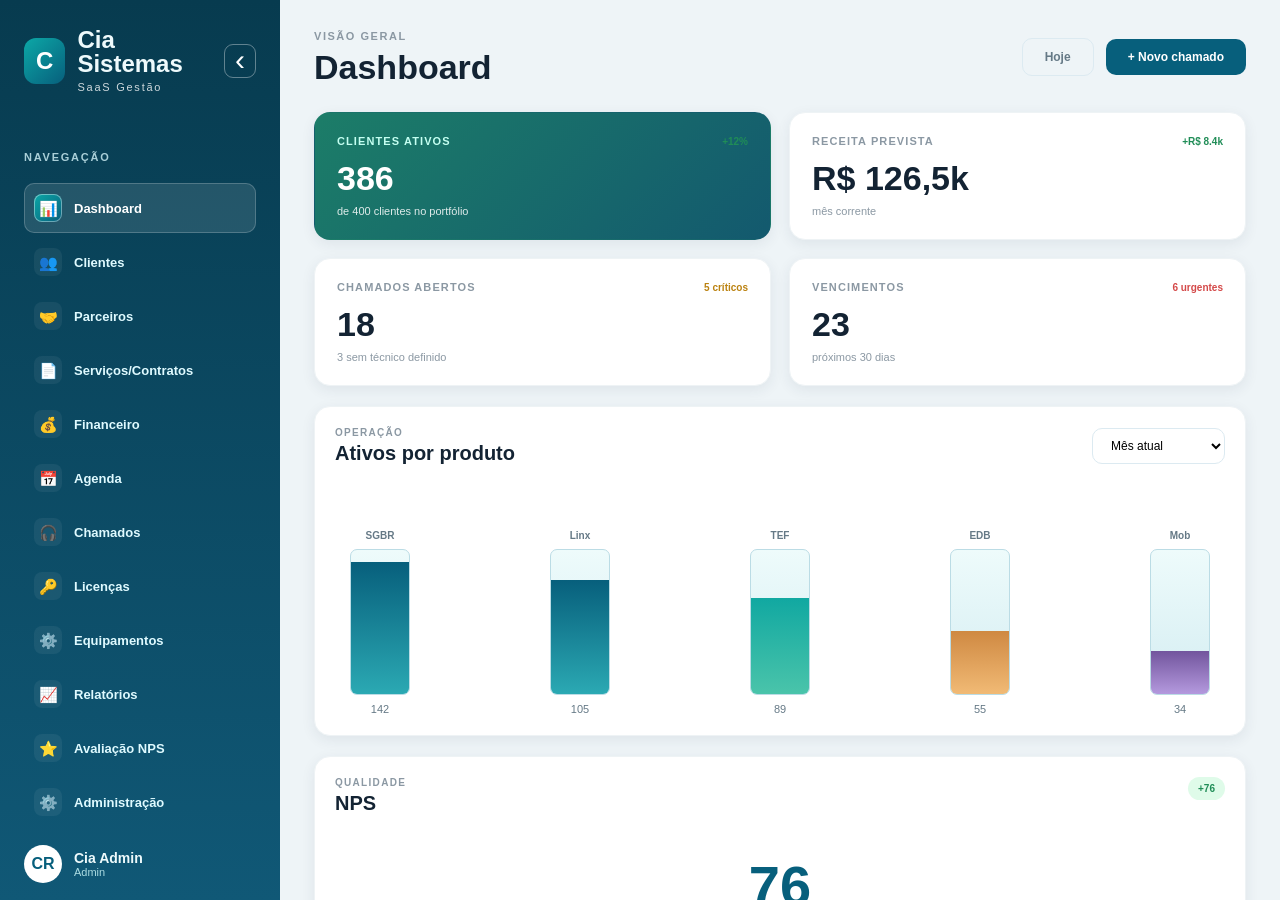
<file: index.html>
<!DOCTYPE html>
<html lang="pt-BR">
<head>
  <meta charset="UTF-8" />
  <meta name="viewport" content="width=device-width, initial-scale=1.0" />
  <title>Cia Sistemas — Gestão</title>
  <link rel="stylesheet" href="styles.css" />
</head>
<body>
  <div class="app-shell">
    <aside class="sidebar">
      <div class="sidebar-header">
        <div class="brand">
          <div class="brand-icon">
            <span>C</span>
          </div>
          <div>
            <div class="brand-title">Cia Sistemas</div>
            <div class="brand-subtitle">SaaS Gestão</div>
          </div>
        </div>
        <button class="sidebar-collapse" id="sidebarToggle" aria-label="Recolher menu">
          <span class="sidebar-toggle-icon" aria-hidden="true">‹</span>
        </button>
      </div>

      <nav class="nav">
        <div class="nav-title">Navegação</div>
        <a href="#" class="nav-link active" data-target="dashboard-view">
          <span class="nav-icon" aria-hidden="true">📊</span>
          <span>Dashboard</span>
        </a>
        <a href="#" class="nav-link" data-target="clients-view">
          <span class="nav-icon" aria-hidden="true">👥</span>
          <span>Clientes</span>
        </a>
        <a href="#" class="nav-link" data-target="partners-view">
          <span class="nav-icon" aria-hidden="true">🤝</span>
          <span>Parceiros</span>
        </a>
        <a href="#" class="nav-link" data-target="contracts-view">
          <span class="nav-icon" aria-hidden="true">📄</span>
          <span>Serviços/Contratos</span>
        </a>
        <a href="#" class="nav-link" data-target="finance-view">
          <span class="nav-icon" aria-hidden="true">💰</span>
          <span>Financeiro</span>
        </a>
        <a href="#" class="nav-link" data-target="agenda-view">
          <span class="nav-icon" aria-hidden="true">📅</span>
          <span>Agenda</span>
        </a>
        <a href="#" class="nav-link" data-target="tickets-view">
          <span class="nav-icon" aria-hidden="true">🎧</span>
          <span>Chamados</span>
        </a>
        <a href="#" class="nav-link" data-target="licenses-view">
          <span class="nav-icon" aria-hidden="true">🔑</span>
          <span>Licenças</span>
        </a>
        <a href="#" class="nav-link" data-target="equipments-view">
          <span class="nav-icon" aria-hidden="true">⚙️</span>
          <span>Equipamentos</span>
        </a>
        <a href="#" class="nav-link" data-target="reports-view">
          <span class="nav-icon" aria-hidden="true">📈</span>
          <span>Relatórios</span>
        </a>
        <a href="#" class="nav-link" data-target="nps-view">
          <span class="nav-icon" aria-hidden="true">⭐</span>
          <span>Avaliação NPS</span>
        </a>
        <a href="#" class="nav-link" data-target="admin-view">
          <span class="nav-icon" aria-hidden="true">⚙️</span>
          <span>Administração</span>
        </a>
      </nav>

      <div class="sidebar-bottom">
        <div class="user-block">
          <div class="avatar">CR</div>
          <div>
            <div class="user-name">Cia Admin</div>
            <div class="user-role">Admin</div>
          </div>
        </div>
        <button class="btn btn-dark btn-full">Sair</button>
      </div>
    </aside>

    <main class="main-content">
      <header class="topbar">
        <div>
          <div class="page-eyebrow">Visão Geral</div>
          <h1 id="page-title">Dashboard</h1>
        </div>
        <div class="topbar-actions">
          <button class="btn btn-outline">Hoje</button>
          <button class="btn btn-primary">+ Novo chamado</button>
        </div>
      </header>

      <section id="dashboard-view" class="data-view active-view">
        <section class="kpis">
          <article class="kpi-card highlight">
            <div class="kpi-head">
              <span class="kpi-title">Clientes ativos</span>
              <span class="trend up">+12%</span>
            </div>
            <div class="kpi-value">386</div>
            <div class="kpi-foot">de 400 clientes no portfólio</div>
          </article>

          <article class="kpi-card">
            <div class="kpi-head">
              <span class="kpi-title">Receita prevista</span>
              <span class="trend up">+R$ 8.4k</span>
            </div>
            <div class="kpi-value">R$ 126,5k</div>
            <div class="kpi-foot">mês corrente</div>
          </article>

          <article class="kpi-card">
            <div class="kpi-head">
              <span class="kpi-title">Chamados abertos</span>
              <span class="trend warning">5 críticos</span>
            </div>
            <div class="kpi-value">18</div>
            <div class="kpi-foot">3 sem técnico definido</div>
          </article>

          <article class="kpi-card">
            <div class="kpi-head">
              <span class="kpi-title">Vencimentos</span>
              <span class="trend danger">6 urgentes</span>
            </div>
            <div class="kpi-value">23</div>
            <div class="kpi-foot">próximos 30 dias</div>
          </article>
        </section>

        <section class="content-grid">
          <section class="panel span-2">
            <div class="panel-header">
              <div>
                <div class="panel-kicker">Operação</div>
                <h2>Ativos por produto</h2>
              </div>
              <select class="select-small">
                <option>Mês atual</option>
                <option>Últimos 30 dias</option>
                <option>2026</option>
              </select>
            </div>
            <div class="chart-area">
              <div class="bar-group">
                <div class="bar-wrapper">
                  <div class="bar-label">SGBR</div>
                  <div class="bar-stack">
                    <div class="bar-fill" style="height: 92%;"></div>
                  </div>
                  <div class="bar-value">142</div>
                </div>

                <div class="bar-wrapper">
                  <div class="bar-label">Linx</div>
                  <div class="bar-stack">
                    <div class="bar-fill" style="height: 79%;"></div>
                  </div>
                  <div class="bar-value">105</div>
                </div>

                <div class="bar-wrapper">
                  <div class="bar-label">TEF</div>
                  <div class="bar-stack">
                    <div class="bar-fill teal" style="height: 67%;"></div>
                  </div>
                  <div class="bar-value">89</div>
                </div>

                <div class="bar-wrapper">
                  <div class="bar-label">EDB</div>
                  <div class="bar-stack">
                    <div class="bar-fill orange" style="height: 44%;"></div>
                  </div>
                  <div class="bar-value">55</div>
                </div>

                <div class="bar-wrapper">
                  <div class="bar-label">Mob</div>
                  <div class="bar-stack">
                    <div class="bar-fill purple" style="height: 30%;"></div>
                  </div>
                  <div class="bar-value">34</div>
                </div>
              </div>
            </div>
          </section>

          <section class="panel">
            <div class="panel-header compact">
              <div>
                <div class="panel-kicker">Qualidade</div>
                <h2>NPS</h2>
              </div>
              <span class="pill success">+76</span>
            </div>
            <div class="nps-area">
              <div class="nps-number">76</div>
              <div class="nps-label">NPS atual</div>
              <div class="mini-bars">
                <span style="height: 20%;"></span>
                <span style="height: 40%;"></span>
                <span style="height: 30%;"></span>
                <span style="height: 62%;"></span>
                <span style="height: 52%;"></span>
                <span style="height: 78%;"></span>
                <span style="height: 62%;"></span>
                <span style="height: 94%;"></span>
              </div>
              <div class="kpi-foot">6 avaliações pendentes</div>
            </div>
          </section>
        </section>

        <section class="content-grid two-cols">
          <section class="panel">
            <div class="panel-header compact">
              <div>
                <div class="panel-kicker">Financeiro</div>
                <h2>Contas</h2>
              </div>
              <a class="text-link" href="#">Ver tudo</a>
            </div>
            <div class="list-block">
              <div class="finance-row">
                <div>
                  <div class="row-title">Receber — Douradense</div>
                  <div class="row-meta">Vencimento: 09 ago · R$ 2.450,00</div>
                </div>
                <span class="status paid">Pago</span>
              </div>
              <div class="finance-row">
                <div>
                  <div class="row-title">Pagar — SGBR</div>
                  <div class="row-meta">Vencimento: 11 ago · R$ 987,00</div>
                </div>
                <span class="status warning-status">Pendente</span>
              </div>
              <div class="finance-row">
                <div>
                  <div class="row-title">Receber — Hiper</div>
                  <div class="row-meta">Vencimento: 12 ago · R$ 1.102,00</div>
                </div>
                <span class="status late">Atrás</span>
              </div>
            </div>
          </section>

          <section class="panel">
            <div class="panel-header compact">
              <div>
                <div class="panel-kicker">Suporte</div>
                <h2>Chamados recentes</h2>
              </div>
              <a class="text-link" href="#">Abrir</a>
            </div>
            <div class="list-block tickets">
              <div class="ticket-row">
                <div>
                  <div class="row-title">#CIS-2847 — CyberAtacado</div>
                  <div class="row-meta">Produto: SGBR · Status: Em análise</div>
                </div>
                <span class="status open">Aberto</span>
              </div>
              <div class="ticket-row">
                <div>
                  <div class="row-title">#CIS-2846 — Loja Nova</div>
                  <div class="row-meta">Produto: Linx · Status: Resolvido</div>
                </div>
                <span class="status closed">Resolvido</span>
              </div>
              <div class="ticket-row">
                <div>
                  <div class="row-title">#CIS-2845 — Natura Margem</div>
                  <div class="row-meta">Produto: TEF · Status: Pendente</div>
                </div>
                <span class="status pending">Pendente</span>
              </div>
            </div>
          </section>
        </section>

        <section class="panel table-panel">
          <div class="panel-header compact">
            <div>
              <div class="panel-kicker">Portfólio</div>
              <h2>Clientes em carteira</h2>
            </div>
            <button class="btn btn-primary btn-small">+ Cliente</button>
          </div>
          <div class="table-wrap">
            <table class="data-table">
              <thead>
                <tr>
                  <th>Cliente</th>
                  <th>Produto</th>
                  <th>Responsável</th>
                  <th>Vencimento</th>
                  <th>Status</th>
                  <th>Financeiro</th>
                </tr>
              </thead>
              <tbody>
                <tr>
                  <td><span class="table-client">Douradense</span></td>
                  <td>SGBR</td>
                  <td>José Alves</td>
                  <td>05/09/2026</td>
                  <td><span class="status paid">Ativo</span></td>
                  <td>R$ 2.450,00</td>
                </tr>
                <tr>
                  <td><span class="table-client">Loja Nova</span></td>
                  <td>Linx</td>
                  <td>Maria Silva</td>
                  <td>20/09/2026</td>
                  <td><span class="status open">Em análise</span></td>
                  <td>R$ 895,00</td>
                </tr>
                <tr>
                  <td><span class="table-client">Natura Margem</span></td>
                  <td>TEF</td>
                  <td>Ronaldo Lopes</td>
                  <td>12/08/2026</td>
                  <td><span class="status late">Próximo</span></td>
                  <td>R$ 1.100,00</td>
                </tr>
                <tr>
                  <td><span class="table-client">CyberAtacado</span></td>
                  <td>Hiper</td>
                  <td>Felipe Costa</td>
                  <td>14/10/2026</td>
                  <td><span class="status paid">Ativo</span></td>
                  <td>R$ 1.770,00</td>
                </tr>
              </tbody>
            </table>
          </div>
        </section>

        <section class="row-panels">
          <section class="panel small-panel">
            <div class="panel-header compact">
              <div>
                <div class="panel-kicker">Licenças</div>
                <h2>Vencimentos</h2>
              </div>
              <span class="pill danger">3 próximos</span>
            </div>
            <div class="list-block compact-list">
              <div class="row-line">
                <span>Licença SGBR</span>
                <strong>12 dias</strong>
              </div>
              <div class="row-line">
                <span>TEF Gateway</span>
                <strong>24 dias</strong>
              </div>
              <div class="row-line">
                <span>Licença Linx</span>
                <strong>43 dias</strong>
              </div>
            </div>
          </section>

          <section class="panel small-panel">
            <div class="panel-header compact">
              <div>
                <div class="panel-kicker">Operação</div>
                <h2>Agenda</h2>
              </div>
              <span class="pill">Hoje</span>
            </div>
            <div class="agenda-list">
              <div class="agenda-item">
                <span class="date-badge">08<br />AGO</span>
                <div>
                  <div class="row-title">Visita técnica — Loja Nova</div>
                  <div class="row-meta">09:00 · Técnico: João</div>
                </div>
              </div>
              <div class="agenda-item">
                <span class="date-badge">09<br />AGO</span>
                <div>
                  <div class="row-title">Reunião Financeira</div>
                  <div class="row-meta">14:30 · Cobrança</div>
                </div>
              </div>
            </div>
          </section>

          <section class="panel small-panel">
            <div class="panel-header compact">
              <div>
                <div class="panel-kicker">Administrativo</div>
                <h2>Alertas</h2>
              </div>
              <span class="pill warning">3</span>
            </div>
            <div class="alert-stack">
              <div class="alert-row">
                <span class="alert-dot"></span>
                <span>Vencimento do contrato Hiper</span>
              </div>
              <div class="alert-row">
                <span class="alert-dot"></span>
                <span>Chamado sem avaliação</span>
              </div>
              <div class="alert-row">
                <span class="alert-dot"></span>
                <span>Arquivo anexado aguardando revisão</span>
              </div>
            </div>
          </section>
        </section>
      </section>

      <section id="clients-view" class="data-view">
        <section class="panel">
          <div class="panel-header">
            <div>
              <div class="panel-kicker">Clientes</div>
              <h2>Cadastro e carteira</h2>
            </div>
            <div class="row-actions">
              <button class="btn btn-outline btn-small">Exportar</button>
              <button class="btn btn-primary btn-small">+ Novo cliente</button>
            </div>
          </div>
          <div class="module-layout">
            <section class="filter-area">
              <div class="filter-head">
                <span>Busca geral e filtros</span>
                <button class="btn btn-outline btn-small">Limpar filtros</button>
              </div>
              <div class="filter-grid">
                <label class="form-field search-field">
                  <span>Busca geral</span>
                  <input type="text" placeholder="Nome, CPF/CNPJ, telefone, e-mail, cidade, observação" />
                </label>
                <label class="form-field">
                  <span>Status</span>
                  <select>
                    <option>Ativo</option>
                    <option>Em Churn</option>
                    <option>Cancelado</option>
                    <option>Todos</option>
                  </select>
                </label>
                <label class="form-field">
                  <span>Parceiro / Produto</span>
                  <select>
                    <option>SGBR</option>
                    <option>Cervantes</option>
                    <option>UaiPDV</option>
                    <option>Linx</option>
                    <option>Getcard</option>
                    <option>Skytef</option>
                  </select>
                </label>
                <label class="form-field">
                  <span>Cidade</span>
                  <select>
                    <option>São Paulo</option>
                    <option>Campinas</option>
                    <option>Ribeirão Preto</option>
                    <option>Todas</option>
                  </select>
                </label>
                <label class="form-field">
                  <span>Técnico responsável</span>
                  <select>
                    <option>João</option>
                    <option>Maria</option>
                    <option>Ronaldo</option>
                    <option>Todos</option>
                  </select>
                </label>
                <label class="form-field">
                  <span>Cadastro</span>
                  <input type="date" />
                </label>
                <label class="form-field">
                  <span>Vencimento</span>
                  <select>
                    <option>Próximos 7 dias</option>
                    <option>Próximos 15 dias</option>
                    <option>Próximos 30 dias</option>
                    <option>Todos</option>
                  </select>
                </label>
                <label class="form-field">
                  <span>NPS</span>
                  <select>
                    <option>Todos</option>
                    <option>Abaixo de 3</option>
                    <option>Abaixo de 4</option>
                  </select>
                </label>
              </div>
            </section>

            <div class="summary-grid">
              <article class="metric-tile">
                <span class="kpi-title">Ativos</span>
                <div class="kpi-value small">386</div>
              </article>
              <article class="metric-tile">
                <span class="kpi-title">Em churn</span>
                <div class="kpi-value small">14</div>
              </article>
              <article class="metric-tile">
                <span class="kpi-title">Cancelados</span>
                <div class="kpi-value small">04</div>
              </article>
              <article class="metric-tile">
                <span class="kpi-title">Chamados ativos</span>
                <div class="kpi-value small">18</div>
              </article>
            </div>

            <section class="panel secondary-panel no-pad">
              <div class="panel-header compact">
                <div>
                  <div class="panel-kicker">Lista ativa</div>
                  <h2>Clientes em carteira</h2>
                </div>
                <div class="row-actions">
                  <button class="btn btn-outline btn-small">CSV</button>
                  <button class="btn btn-outline btn-small">PDF</button>
                </div>
              </div>
              <div class="table-wrap">
                <table class="data-table compact-table">
                  <thead>
                    <tr>
                      <th>Código</th>
                      <th>Nome/Razão Social</th>
                      <th>CPF/CNPJ</th>
                      <th>Cidade</th>
                      <th>Produtos Ativos</th>
                      <th>Status</th>
                      <th>Última interação</th>
                      <th>Ações</th>
                    </tr>
                  </thead>
                  <tbody>
                    <tr>
                      <td>CIS-0001</td>
                      <td><span class="table-client">Douradense</span></td>
                      <td>11.111.111/0001-99</td>
                      <td>São Paulo</td>
                      <td>SGBR / TEF</td>
                      <td><span class="status paid">Ativo</span></td>
                      <td>09/08/2026</td>
                      <td><span class="mini-actions">Ver · Editar · Chamado</span></td>
                    </tr>
                    <tr>
                      <td>CIS-0012</td>
                      <td><span class="table-client">Hiper Comércio</span></td>
                      <td>22.222.222/0001-10</td>
                      <td>Campinas</td>
                      <td>Hiper</td>
                      <td><span class="status pending">Em Churn</span></td>
                      <td>05/08/2026</td>
                      <td><span class="mini-actions">Ver · Editar · Chamado</span></td>
                    </tr>
                  </tbody>
                </table>
              </div>
            </section>

            <section class="client-details">
              <div class="panel-header compact">
                <div>
                  <div class="panel-kicker">Ficha do cliente</div>
                  <h2>Douradense</h2>
                </div>
                <div class="row-actions">
                  <span class="pill success">Ativo</span>
                  <button class="btn btn-primary btn-small">Salvar</button>
                </div>
              </div>

              <div class="tabs-bar">
                <button class="tab-button active">Dados Gerais</button>
                <button class="tab-button">Contato</button>
                <button class="tab-button">Produtos</button>
                <button class="tab-button">Financeiro</button>
                <button class="tab-button">Chamados</button>
                <button class="tab-button">Avaliações</button>
                <button class="tab-button">Equipamentos</button>
                <button class="tab-button">Anexos</button>
                <button class="tab-button">Observações</button>
              </div>

              <div class="client-form-grid">
                <label class="form-field">
                  <span>Tipo</span>
                  <select>
                    <option>Pessoa Jurídica</option>
                    <option>Pessoa Física</option>
                  </select>
                </label>
                <label class="form-field wide">
                  <span>Nome / Razão Social</span>
                  <input type="text" value="Douradense" />
                </label>
                <label class="form-field">
                  <span>Nome Fantasia</span>
                  <input type="text" value="Douradense" />
                </label>
                <label class="form-field">
                  <span>CPF / CNPJ</span>
                  <input type="text" value="11.111.111/0001-99" />
                </label>
                <label class="form-field">
                  <span>IE</span>
                  <input type="text" value="123.456.789" />
                </label>
                <label class="form-field">
                  <span>Status</span>
                  <select>
                    <option>Ativo</option>
                    <option>Em Churn</option>
                    <option>Cancelado</option>
                  </select>
                </label>
                <label class="form-field wide">
                  <span>Responsável de contato</span>
                  <input type="text" value="José de Souza" />
                </label>
              </div>

              <div class="sub-title">Produtos contratados</div>
              <div class="sub-grid">
                <article class="sub-product-card">
                  <div class="row-title">SGBR Retaguarda v4</div>
                  <div class="row-meta">Parceiro: SGBR · Status: Ativo · Vence: 31/12/2026</div>
                  <div class="row-meta">Licença: CIS-AB12-09</div>
                </article>
                <article class="sub-product-card">
                  <div class="row-title">Getcard SiTef</div>
                  <div class="row-meta">Parceiro: Getcard · Status: Ativo · Vence: 31/01/2027</div>
                  <div class="row-meta">Licença: GC-77321</div>
                </article>
              </div>
            </section>
          </div>
        </section>
      </section>

      <section id="partners-view" class="data-view">
        <section class="panel">
          <div class="panel-header">
            <div>
              <div class="panel-kicker">Parceiros / fornecedores</div>
              <h2>Entidades habilitadas</h2>
            </div>
            <button class="btn btn-primary btn-small">+ Parceiro</button>
          </div>
          <div class="partner-grid">
            <article class="partner-card">
              <span class="icon-badge bg-teal">S</span>
              <div>
                <div class="row-title">SGBR</div>
                <div class="row-meta">Sistema · Novo contrato</div>
              </div>
              <span class="pill success">Integrado</span>
            </article>
            <article class="partner-card">
              <span class="icon-badge bg-blue">C</span>
              <div>
                <div class="row-title">Cervantes</div>
                <div class="row-meta">Sistema · Licença</div>
              </div>
              <span class="pill">Ativo</span>
            </article>
            <article class="partner-card">
              <span class="icon-badge bg-gold">U</span>
              <div>
                <div class="row-title">Uaipdv</div>
                <div class="row-meta">PDV · Sustentação</div>
              </div>
              <span class="pill warning">Monitorar</span>
            </article>
            <article class="partner-card">
              <span class="icon-badge bg-purple">H</span>
              <div>
                <div class="row-title">Hiper</div>
                <div class="row-meta">Sistema · Integração</div>
              </div>
              <span class="pill success">Ativo</span>
            </article>
          </div>
        </section>
      </section>

      <section id="contracts-view" class="data-view">
        <section class="panel">
          <div class="panel-header">
            <div>
              <div class="panel-kicker">Serviços / contratos</div>
              <h2>Contratos e PDF</h2>
            </div>
            <button class="btn btn-primary btn-small">+ Contrato</button>
          </div>
          <div class="contract-list">
            <article class="contract-row">
              <div>
                <div class="row-title">Contrato SGBR — Loja Nova</div>
                <div class="row-meta">Data início: 01/01/2026 · Vencimento: 31/12/2026</div>
              </div>
              <div class="row-actions">
                <span class="status paid">Gerado</span>
                <button class="btn btn-outline btn-small">PDF</button>
              </div>
            </article>
            <article class="contract-row">
              <div>
                <div class="row-title">Contrato TEF — Natura Margem</div>
                <div class="row-meta">Data início: 15/03/2026 · Vencimento: 15/03/2027</div>
              </div>
              <div class="row-actions">
                <span class="status open">Pendente</span>
                <button class="btn btn-outline btn-small">PDF</button>
              </div>
            </article>
          </div>
        </section>
      </section>

      <section id="finance-view" class="data-view">
        <section class="panel">
          <div class="panel-header">
            <div>
              <div class="panel-kicker">Financeiro</div>
              <h2>Contas a pagar e receber</h2>
            </div>
            <button class="btn btn-primary btn-small">+ Lançamento</button>
          </div>
          <div class="finance-layout">
            <article class="sub-panel">
              <div class="sub-title">Contas a receber</div>
              <table class="data-table compact-table">
                <thead>
                  <tr>
                    <th>Cliente</th>
                    <th>Valor</th>
                    <th>Vencimento</th>
                    <th>Status</th>
                  </tr>
                </thead>
                <tbody>
                  <tr><td>Douradense</td><td>R$ 2.450</td><td>09/08</td><td><span class="status paid">Pago</span></td></tr>
                  <tr><td>Hiper</td><td>R$ 1.100</td><td>18/08</td><td><span class="status open">Previsto</span></td></tr>
                </tbody>
              </table>
            </article>
            <article class="sub-panel">
              <div class="sub-title">Contas a pagar</div>
              <table class="data-table compact-table">
                <thead>
                  <tr>
                    <th>Fornecedor</th>
                    <th>Valor</th>
                    <th>Vencimento</th>
                    <th>Status</th>
                  </tr>
                </thead>
                <tbody>
                  <tr><td>SGBR</td><td>R$ 987</td><td>11/08</td><td><span class="status warning-status">Pendente</span></td></tr>
                  <tr><td>Uaipdv</td><td>R$ 390</td><td>22/08</td><td><span class="status late">Atrasado</span></td></tr>
                </tbody>
              </table>
            </article>
          </div>
        </section>
      </section>

      <section id="agenda-view" class="data-view">
        <section class="panel">
          <div class="panel-header">
            <div>
              <div class="panel-kicker">Agenda</div>
              <h2>Compromissos</h2>
            </div>
            <button class="btn btn-primary btn-small">+ Compromisso</button>
          </div>
          <div class="calendar-layout">
            <div class="calendar-header">
              <span>Agosto 2026</span>
              <div>
                <button class="btn btn-outline btn-small">‹</button>
                <button class="btn btn-outline btn-small">›</button>
              </div>
            </div>
            <div class="calendar-grid">
              <div class="weekday">Seg</div><div class="weekday">Ter</div><div class="weekday">Qua</div><div class="weekday">Qui</div><div class="weekday">Sex</div><div class="weekday">Sáb</div><div class="weekday">Dom</div>
              <div class="day muted">27</div><div class="day muted">28</div><div class="day muted">29</div><div class="day muted">30</div><div class="day muted">31</div><div class="day">1</div><div class="day">2</div>
              <div class="day">3</div><div class="day">4</div><div class="day event-day">5</div><div class="day">6</div><div class="day">7</div><div class="day">8</div><div class="day">9</div>
              <div class="day event-day">10</div><div class="day">11</div><div class="day">12</div><div class="day">13</div><div class="day">14</div><div class="day">15</div><div class="day">16</div>
            </div>
          </div>
        </section>
      </section>

      <section id="tickets-view" class="data-view">
        <section class="panel">
          <div class="panel-header">
            <div>
              <div class="panel-kicker">Chamados / suporte</div>
              <h2>Kanban de chamados</h2>
            </div>
            <button class="btn btn-primary btn-small">+ Novo ticket</button>
          </div>
          <div class="kanban-grid">
            <article class="kanban-column">
              <div class="kanban-head"><span>Aberto</span><span class="badge">3</span></div>
              <div class="kanban-card open-card">
                <div class="row-title">#CIS-2847 · CyberAtacado</div>
                <div class="row-meta">SGBR · Distúrbio no caixa</div>
              </div>
              <div class="kanban-card open-card">
                <div class="row-title">#CIS-2849 · Casa Bela</div>
                <div class="row-meta">Linx · Configuração</div>
              </div>
            </article>
            <article class="kanban-column">
              <div class="kanban-head"><span>Em análise</span><span class="badge">4</span></div>
              <div class="kanban-card processing-card">
                <div class="row-title">#CIS-2846 · Loja Nova</div>
                <div class="row-meta">Produto: Linx · Atualização</div>
              </div>
            </article>
            <article class="kanban-column">
              <div class="kanban-head"><span>Resolvido</span><span class="badge">7</span></div>
              <div class="kanban-card closed-card">
                <div class="row-title">#CIS-2842 · Natura Margem</div>
                <div class="row-meta">TEF · Instalação concluída</div>
              </div>
            </article>
          </div>
        </section>
      </section>

      <section id="licenses-view" class="data-view">
        <section class="panel">
          <div class="panel-header">
            <div>
              <div class="panel-kicker">Licenças e vencimentos</div>
              <h2>Contratos e licenças</h2>
            </div>
            <span class="pill danger">6 próximos</span>
          </div>
          <table class="data-table compact-table">
            <thead>
              <tr>
                <th>Produto</th>
                <th>Cliente</th>
                <th>Vencimento</th>
                <th>Status</th>
                <th>Responsável</th>
              </tr>
            </thead>
            <tbody>
              <tr><td>SGBR</td><td>Douradense</td><td>12 dias</td><td><span class="status open">Próximo</span></td><td>Financeiro</td></tr>
              <tr><td>Linx</td><td>Loja Nova</td><td>43 dias</td><td><span class="status paid">OK</span></td><td>Técnico</td></tr>
              <tr><td>TEF</td><td>Natura Margem</td><td>03 dias</td><td><span class="status late">Urgente</span></td><td>Financeiro</td></tr>
            </tbody>
          </table>
        </section>
      </section>

      <section id="equipments-view" class="data-view">
        <section class="panel">
          <div class="panel-header">
            <div>
              <div class="panel-kicker">Equipamentos e peças</div>
              <h2>Manutenção e suporte</h2>
            </div>
            <button class="btn btn-primary btn-small">+ Registrar</button>
          </div>
          <div class="equipment-list">
            <article class="equipment-row">
              <div>
                <div class="row-title">Loja Nova · Terminal PDV</div>
                <div class="row-meta">Defeito: teclado travando · Peça trocada: teclado</div>
                <div class="row-meta">Custo: R$ 180 · Cobrado: Não</div>
              </div>
              <span class="status paid">Concluído</span>
            </article>
            <article class="equipment-row">
              <div>
                <div class="row-title">CyberAtacado · Impressor fiscal</div>
                <div class="row-meta">Defeito: falha de comunicação · Peça trocada: cabo serial</div>
                <div class="row-meta">Custo: R$ 75 · Cobrado: Sim</div>
              </div>
              <span class="status warning-status">Aguardando envio</span>
            </article>
          </div>
        </section>
      </section>

      <section id="reports-view" class="data-view">
        <section class="panel">
          <div class="panel-header">
            <div>
              <div class="panel-kicker">Relatórios</div>
              <h2>Indicadores e consolidação</h2>
            </div>
            <button class="btn btn-outline btn-small">Exportar CSV</button>
          </div>
          <div class="summary-grid">
            <article class="metric-tile">
              <span class="kpi-title">Receita por cliente</span>
              <div class="kpi-value small">R$ 118k</div>
            </article>
            <article class="metric-tile">
              <span class="kpi-title">Churn</span>
              <div class="kpi-value small">3,2%</div>
            </article>
            <article class="metric-tile">
              <span class="kpi-title">Chamados sem avaliação</span>
              <div class="kpi-value small">06</div>
            </article>
            <article class="metric-tile">
              <span class="kpi-title">Taxa de resolução</span>
              <div class="kpi-value small">86%</div>
            </article>
          </div>
          <div class="report-chart">
            <div class="bar-line">
              <span>Jan</span><div class="bar-mini" style="width: 35%;"></div>
              <span>R$ 24k</span>
            </div>
            <div class="bar-line">
              <span>Fev</span><div class="bar-mini" style="width: 72%;"></div>
              <span>R$ 35k</span>
            </div>
            <div class="bar-line">
              <span>Mar</span><div class="bar-mini" style="width: 54%;"></div>
              <span>R$ 29k</span>
            </div>
          </div>
        </section>
      </section>

      <section id="nps-view" class="data-view">
        <section class="panel evaluation-panel">
          <div class="panel-header">
            <div>
              <div class="panel-kicker">Avaliação NPS pública</div>
              <h2>Link de avaliação</h2>
            </div>
            <span class="pill success">Ativo</span>
          </div>
          <div class="nps-public">
            <div class="public-form">
              <div class="row-title">Ticket CIS-2847 · CyberAtacado</div>
              <div class="row-meta">Mensagem pronta: "Como foi sua experiência com o atendimento da Cia Sistemas?"</div>
              <div class="rating-line">
                <span class="rating-dot">1</span><span class="rating-dot">2</span><span class="rating-dot">3</span><span class="rating-dot selected">4</span><span class="rating-dot">5</span><span class="rating-dot">6</span><span class="rating-dot">7</span><span class="rating-dot">8</span><span class="rating-dot">9</span><span class="rating-dot">10</span>
              </div>
              <textarea rows="5" placeholder="Comentários sobre atendimento, prazo, produto e qualidade..."></textarea>
              <div class="row-actions">
                <button class="btn btn-primary btn-small">Enviar avaliação</button>
                <button class="btn btn-outline btn-small">Copiar link wa.me</button>
              </div>
            </div>
            <aside class="nps-side">
              <div class="sub-title">Status NPS</div>
              <div class="big-number">76</div>
              <div class="row-meta">NPS atual · 14 avaliações recebidas</div>
              <div class="mini-bars">
                <span style="height: 30%;"></span>
                <span style="height: 45%;"></span>
                <span style="height: 20%;"></span>
                <span style="height: 62%;"></span>
                <span style="height: 84%;"></span>
                <span style="height: 52%;"></span>
                <span style="height: 78%;"></span>
                <span style="height: 62%;"></span>
              </div>
            </aside>
          </div>
        </section>
      </section>

      <section id="admin-view" class="data-view">
        <section class="panel">
          <div class="panel-header">
            <div>
              <div class="panel-kicker">Administração</div>
              <h2>Usuários, permissões e configuração</h2>
            </div>
            <div class="row-actions">
              <button class="btn btn-outline btn-small">Auditoria</button>
              <button class="btn btn-primary btn-small">+ Usuário</button>
            </div>
          </div>

          <section class="admin-layout">
            <aside class="admin-menu">
              <div class="sub-title">Configurações</div>
              <div class="admin-link active">Usuários e perfis</div>
              <div class="admin-link">Grupos de acesso</div>
              <div class="admin-link">Matriz de permissões</div>
              <div class="admin-link">Integrações</div>
              <div class="admin-link">Logs e auditoria</div>
              <div class="admin-link">Parâmetros do sistema</div>
            </aside>

            <div class="admin-main">
              <div class="summary-grid compact-kpis">
                <article class="metric-tile">
                  <span class="kpi-title">Usuários ativos</span>
                  <div class="kpi-value small">09</div>
                </article>
                <article class="metric-tile">
                  <span class="kpi-title">Perfis</span>
                  <div class="kpi-value small">04</div>
                </article>
                <article class="metric-tile">
                  <span class="kpi-title">RLS / RBAC</span>
                  <div class="kpi-value small">OK</div>
                </article>
              </div>

              <section class="login-form-area">
                <div class="sub-title">Cadastro de usuário</div>
                <div class="client-form-grid">
                  <label class="form-field">
                    <span>Nome</span>
                    <input type="text" value="Cia Admin" />
                  </label>
                  <label class="form-field">
                    <span>E-mail corporativo</span>
                    <input type="email" value="admin@ciasistemas.com.br" />
                  </label>
                  <label class="form-field">
                    <span>Perfil</span>
                    <select>
                      <option>Administração</option>
                      <option>Financeiro</option>
                      <option>Suporte</option>
                      <option>Comercial</option>
                    </select>
                  </label>
                  <label class="form-field">
                    <span>Unidade</span>
                    <select>
                      <option>Cia Sistemas</option>
                      <option>Financeiro</option>
                      <option>Suporte</option>
                      <option>Comercial</option>
                    </select>
                  </label>
                  <label class="form-field wide">
                    <span>Permissões</span>
                    <input type="text" value="clientes, contratos, financeiro, relatorios" />
                  </label>
                  <label class="form-field">
                    <span>Status</span>
                    <select>
                      <option>Ativo</option>
                      <option>Bloqueado</option>
                      <option>Expirou</option>
                    </select>
                  </label>
                </div>

                <div class="row-actions">
                  <button class="btn btn-outline btn-small">Resetar senha</button>
                  <button class="btn btn-primary btn-small">Salvar alterações</button>
                </div>
              </section>

              <section class="sub-title margin-top">Últimas ações</section>
              <table class="data-table compact-table">
                <thead>
                  <tr>
                    <th>Data</th>
                    <th>Usuário</th>
                    <th>Evento</th>
                    <th>Entidade</th>
                    <th>Resultado</th>
                  </tr>
                </thead>
                <tbody>
                  <tr><td>09/08 13:40</td><td>admin@</td><td>Login</td><td>Dashboard</td><td><span class="status paid">OK</span></td></tr>
                  <tr><td>09/08 11:53</td><td>joao</td><td>Contrato</td><td>SGBR - Douradense</td><td><span class="status paid">Atualizado</span></td></tr>
                  <tr><td>09/08 11:44</td><td>maria</td><td>Chamado</td><td>CIS-2847</td><td><span class="status warning-status">Em análise</span></td></tr>
                </tbody>
              </table>
            </div>
          </section>
        </section>
      </section>
    </main>
  </div>

  <script src="script.js"></script>
</body>
</html>
</file>
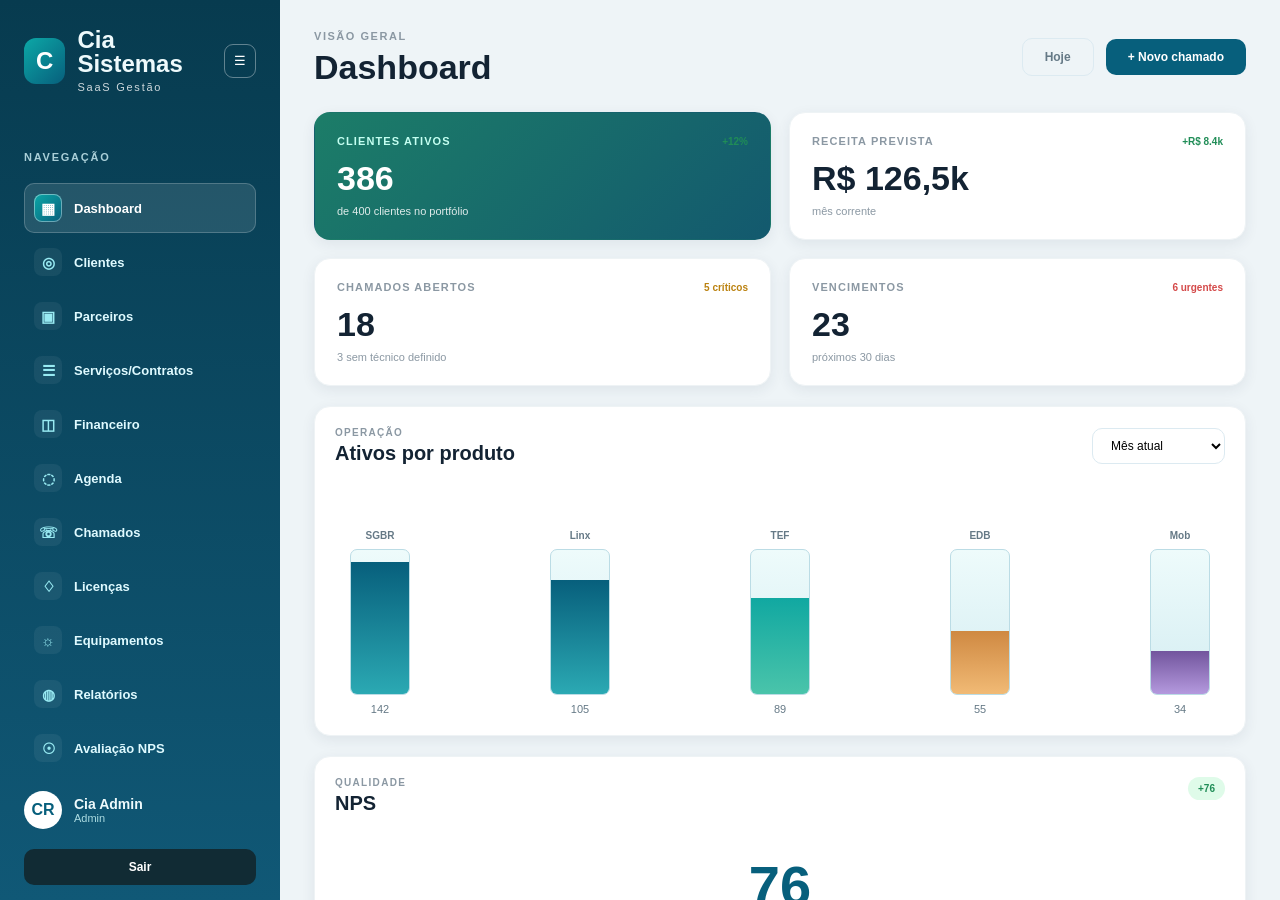
<file: index.live.html>
<!DOCTYPE html>
<html lang="pt-BR">
<head>
  <meta charset="UTF-8" />
  <meta name="viewport" content="width=device-width, initial-scale=1.0" />
  <title>Cia Sistemas — Gestão</title>
  <link rel="stylesheet" href="styles.css" />
</head>
<body>
  <div class="app-shell">
    <aside class="sidebar">
      <div class="sidebar-header">
        <div class="brand">
          <div class="brand-icon">
            <span>C</span>
          </div>
          <div>
            <div class="brand-title">Cia Sistemas</div>
            <div class="brand-subtitle">SaaS Gestão</div>
          </div>
        </div>
        <button class="sidebar-collapse" id="sidebarToggle" aria-label="Recolher menu">
          <span aria-hidden="true">☰</span>
        </button>
      </div>

      <nav class="nav">
        <div class="nav-title">Navegação</div>
        <a href="#" class="nav-link active" data-target="dashboard-view">
          <span class="nav-icon">▦</span>
          <span>Dashboard</span>
        </a>
        <a href="#" class="nav-link" data-target="clients-view">
          <span class="nav-icon">◎</span>
          <span>Clientes</span>
        </a>
        <a href="#" class="nav-link" data-target="partners-view">
          <span class="nav-icon">▣</span>
          <span>Parceiros</span>
        </a>
        <a href="#" class="nav-link" data-target="contracts-view">
          <span class="nav-icon">☰</span>
          <span>Serviços/Contratos</span>
        </a>
        <a href="#" class="nav-link" data-target="finance-view">
          <span class="nav-icon">◫</span>
          <span>Financeiro</span>
        </a>
        <a href="#" class="nav-link" data-target="agenda-view">
          <span class="nav-icon">◌</span>
          <span>Agenda</span>
        </a>
        <a href="#" class="nav-link" data-target="tickets-view">
          <span class="nav-icon">☏</span>
          <span>Chamados</span>
        </a>
        <a href="#" class="nav-link" data-target="licenses-view">
          <span class="nav-icon">♢</span>
          <span>Licenças</span>
        </a>
        <a href="#" class="nav-link" data-target="equipments-view">
          <span class="nav-icon">☼</span>
          <span>Equipamentos</span>
        </a>
        <a href="#" class="nav-link" data-target="reports-view">
          <span class="nav-icon">◍</span>
          <span>Relatórios</span>
        </a>
        <a href="#" class="nav-link" data-target="nps-view">
          <span class="nav-icon">☉</span>
          <span>Avaliação NPS</span>
        </a>
      </nav>

      <div class="sidebar-bottom">
        <div class="user-block">
          <div class="avatar">CR</div>
          <div>
            <div class="user-name">Cia Admin</div>
            <div class="user-role">Admin</div>
          </div>
        </div>
        <button class="btn btn-dark btn-full">Sair</button>
      </div>
    </aside>

    <main class="main-content">
      <header class="topbar">
        <div>
          <div class="page-eyebrow">Visão Geral</div>
          <h1 id="page-title">Dashboard</h1>
        </div>
        <div class="topbar-actions">
          <button class="btn btn-outline">Hoje</button>
          <button class="btn btn-primary">+ Novo chamado</button>
        </div>
      </header>

      <section id="dashboard-view" class="data-view active-view">
        <section class="kpis">
          <article class="kpi-card highlight">
            <div class="kpi-head">
              <span class="kpi-title">Clientes ativos</span>
              <span class="trend up">+12%</span>
            </div>
            <div class="kpi-value">386</div>
            <div class="kpi-foot">de 400 clientes no portfólio</div>
          </article>

          <article class="kpi-card">
            <div class="kpi-head">
              <span class="kpi-title">Receita prevista</span>
              <span class="trend up">+R$ 8.4k</span>
            </div>
            <div class="kpi-value">R$ 126,5k</div>
            <div class="kpi-foot">mês corrente</div>
          </article>

          <article class="kpi-card">
            <div class="kpi-head">
              <span class="kpi-title">Chamados abertos</span>
              <span class="trend warning">5 críticos</span>
            </div>
            <div class="kpi-value">18</div>
            <div class="kpi-foot">3 sem técnico definido</div>
          </article>

          <article class="kpi-card">
            <div class="kpi-head">
              <span class="kpi-title">Vencimentos</span>
              <span class="trend danger">6 urgentes</span>
            </div>
            <div class="kpi-value">23</div>
            <div class="kpi-foot">próximos 30 dias</div>
          </article>
        </section>

        <section class="content-grid">
          <section class="panel span-2">
            <div class="panel-header">
              <div>
                <div class="panel-kicker">Operação</div>
                <h2>Ativos por produto</h2>
              </div>
              <select class="select-small">
                <option>Mês atual</option>
                <option>Últimos 30 dias</option>
                <option>2026</option>
              </select>
            </div>
            <div class="chart-area">
              <div class="bar-group">
                <div class="bar-wrapper">
                  <div class="bar-label">SGBR</div>
                  <div class="bar-stack">
                    <div class="bar-fill" style="height: 92%;"></div>
                  </div>
                  <div class="bar-value">142</div>
                </div>

                <div class="bar-wrapper">
                  <div class="bar-label">Linx</div>
                  <div class="bar-stack">
                    <div class="bar-fill" style="height: 79%;"></div>
                  </div>
                  <div class="bar-value">105</div>
                </div>

                <div class="bar-wrapper">
                  <div class="bar-label">TEF</div>
                  <div class="bar-stack">
                    <div class="bar-fill teal" style="height: 67%;"></div>
                  </div>
                  <div class="bar-value">89</div>
                </div>

                <div class="bar-wrapper">
                  <div class="bar-label">EDB</div>
                  <div class="bar-stack">
                    <div class="bar-fill orange" style="height: 44%;"></div>
                  </div>
                  <div class="bar-value">55</div>
                </div>

                <div class="bar-wrapper">
                  <div class="bar-label">Mob</div>
                  <div class="bar-stack">
                    <div class="bar-fill purple" style="height: 30%;"></div>
                  </div>
                  <div class="bar-value">34</div>
                </div>
              </div>
            </div>
          </section>

          <section class="panel">
            <div class="panel-header compact">
              <div>
                <div class="panel-kicker">Qualidade</div>
                <h2>NPS</h2>
              </div>
              <span class="pill success">+76</span>
            </div>
            <div class="nps-area">
              <div class="nps-number">76</div>
              <div class="nps-label">NPS atual</div>
              <div class="mini-bars">
                <span style="height: 20%;"></span>
                <span style="height: 40%;"></span>
                <span style="height: 30%;"></span>
                <span style="height: 62%;"></span>
                <span style="height: 52%;"></span>
                <span style="height: 78%;"></span>
                <span style="height: 62%;"></span>
                <span style="height: 94%;"></span>
              </div>
              <div class="kpi-foot">6 avaliações pendentes</div>
            </div>
          </section>
        </section>

        <section class="content-grid two-cols">
          <section class="panel">
            <div class="panel-header compact">
              <div>
                <div class="panel-kicker">Financeiro</div>
                <h2>Contas</h2>
              </div>
              <a class="text-link" href="#">Ver tudo</a>
            </div>
            <div class="list-block">
              <div class="finance-row">
                <div>
                  <div class="row-title">Receber — Douradense</div>
                  <div class="row-meta">Vencimento: 09 ago · R$ 2.450,00</div>
                </div>
                <span class="status paid">Pago</span>
              </div>
              <div class="finance-row">
                <div>
                  <div class="row-title">Pagar — SGBR</div>
                  <div class="row-meta">Vencimento: 11 ago · R$ 987,00</div>
                </div>
                <span class="status warning-status">Pendente</span>
              </div>
              <div class="finance-row">
                <div>
                  <div class="row-title">Receber — Hiper</div>
                  <div class="row-meta">Vencimento: 12 ago · R$ 1.102,00</div>
                </div>
                <span class="status late">Atrás</span>
              </div>
            </div>
          </section>

          <section class="panel">
            <div class="panel-header compact">
              <div>
                <div class="panel-kicker">Suporte</div>
                <h2>Chamados recentes</h2>
              </div>
              <a class="text-link" href="#">Abrir</a>
            </div>
            <div class="list-block tickets">
              <div class="ticket-row">
                <div>
                  <div class="row-title">#CIS-2847 — CyberAtacado</div>
                  <div class="row-meta">Produto: SGBR · Status: Em análise</div>
                </div>
                <span class="status open">Aberto</span>
              </div>
              <div class="ticket-row">
                <div>
                  <div class="row-title">#CIS-2846 — Loja Nova</div>
                  <div class="row-meta">Produto: Linx · Status: Resolvido</div>
                </div>
                <span class="status closed">Resolvido</span>
              </div>
              <div class="ticket-row">
                <div>
                  <div class="row-title">#CIS-2845 — Natura Margem</div>
                  <div class="row-meta">Produto: TEF · Status: Pendente</div>
                </div>
                <span class="status pending">Pendente</span>
              </div>
            </div>
          </section>
        </section>

        <section class="panel table-panel">
          <div class="panel-header compact">
            <div>
              <div class="panel-kicker">Portfólio</div>
              <h2>Clientes em carteira</h2>
            </div>
            <button class="btn btn-primary btn-small">+ Cliente</button>
          </div>
          <div class="table-wrap">
            <table class="data-table">
              <thead>
                <tr>
                  <th>Cliente</th>
                  <th>Produto</th>
                  <th>Responsável</th>
                  <th>Vencimento</th>
                  <th>Status</th>
                  <th>Financeiro</th>
                </tr>
              </thead>
              <tbody>
                <tr>
                  <td><span class="table-client">Douradense</span></td>
                  <td>SGBR</td>
                  <td>José Alves</td>
                  <td>05/09/2026</td>
                  <td><span class="status paid">Ativo</span></td>
                  <td>R$ 2.450,00</td>
                </tr>
                <tr>
                  <td><span class="table-client">Loja Nova</span></td>
                  <td>Linx</td>
                  <td>Maria Silva</td>
                  <td>20/09/2026</td>
                  <td><span class="status open">Em análise</span></td>
                  <td>R$ 895,00</td>
                </tr>
                <tr>
                  <td><span class="table-client">Natura Margem</span></td>
                  <td>TEF</td>
                  <td>Ronaldo Lopes</td>
                  <td>12/08/2026</td>
                  <td><span class="status late">Próximo</span></td>
                  <td>R$ 1.100,00</td>
                </tr>
                <tr>
                  <td><span class="table-client">CyberAtacado</span></td>
                  <td>Hiper</td>
                  <td>Felipe Costa</td>
                  <td>14/10/2026</td>
                  <td><span class="status paid">Ativo</span></td>
                  <td>R$ 1.770,00</td>
                </tr>
              </tbody>
            </table>
          </div>
        </section>

        <section class="row-panels">
          <section class="panel small-panel">
            <div class="panel-header compact">
              <div>
                <div class="panel-kicker">Licenças</div>
                <h2>Vencimentos</h2>
              </div>
              <span class="pill danger">3 próximos</span>
            </div>
            <div class="list-block compact-list">
              <div class="row-line">
                <span>Licença SGBR</span>
                <strong>12 dias</strong>
              </div>
              <div class="row-line">
                <span>TEF Gateway</span>
                <strong>24 dias</strong>
              </div>
              <div class="row-line">
                <span>Licença Linx</span>
                <strong>43 dias</strong>
              </div>
            </div>
          </section>

          <section class="panel small-panel">
            <div class="panel-header compact">
              <div>
                <div class="panel-kicker">Operação</div>
                <h2>Agenda</h2>
              </div>
              <span class="pill">Hoje</span>
            </div>
            <div class="agenda-list">
              <div class="agenda-item">
                <span class="date-badge">08<br />AGO</span>
                <div>
                  <div class="row-title">Visita técnica — Loja Nova</div>
                  <div class="row-meta">09:00 · Técnico: João</div>
                </div>
              </div>
              <div class="agenda-item">
                <span class="date-badge">09<br />AGO</span>
                <div>
                  <div class="row-title">Reunião Financeira</div>
                  <div class="row-meta">14:30 · Cobrança</div>
                </div>
              </div>
            </div>
          </section>

          <section class="panel small-panel">
            <div class="panel-header compact">
              <div>
                <div class="panel-kicker">Administrativo</div>
                <h2>Alertas</h2>
              </div>
              <span class="pill warning">3</span>
            </div>
            <div class="alert-stack">
              <div class="alert-row">
                <span class="alert-dot"></span>
                <span>Vencimento do contrato Hiper</span>
              </div>
              <div class="alert-row">
                <span class="alert-dot"></span>
                <span>Chamado sem avaliação</span>
              </div>
              <div class="alert-row">
                <span class="alert-dot"></span>
                <span>Arquivo anexado aguardando revisão</span>
              </div>
            </div>
          </section>
        </section>
      </section>

      <section id="clients-view" class="data-view">
        <section class="panel">
          <div class="panel-header">
            <div>
              <div class="panel-kicker">Clientes</div>
              <h2>Cadastro e carteira</h2>
            </div>
            <button class="btn btn-primary btn-small">+ Novo cliente</button>
          </div>
          <div class="module-layout">
            <div class="search-bar">
              <span>Busca</span>
              <input type="text" placeholder="Nome / CNPJ / cidade" />
              <button class="btn btn-outline btn-small">Filtrar</button>
            </div>
            <div class="summary-grid">
              <article class="metric-tile">
                <span class="kpi-title">Ativos</span>
                <div class="kpi-value small">386</div>
              </article>
              <article class="metric-tile">
                <span class="kpi-title">Suspensos</span>
                <div class="kpi-value small">12</div>
              </article>
              <article class="metric-tile">
                <span class="kpi-title">Chamados ativos</span>
                <div class="kpi-value small">18</div>
              </article>
            </div>
            <table class="data-table compact-table">
              <thead>
                <tr>
                  <th>Cliente</th>
                  <th>Produto</th>
                  <th>Status</th>
                  <th>Vencimento</th>
                  <th>Financeiro</th>
                </tr>
              </thead>
              <tbody>
                <tr>
                  <td><span class="table-client">Douradense</span></td>
                  <td>SGBR</td>
                  <td><span class="status paid">Ativo</span></td>
                  <td>05/09/2026</td>
                  <td>R$ 2.450</td>
                </tr>
                <tr>
                  <td><span class="table-client">Hiper Comércio</span></td>
                  <td>Hiper</td>
                  <td><span class="status pending">Em revisão</span></td>
                  <td>14/10/2026</td>
                  <td>R$ 980</td>
                </tr>
              </tbody>
            </table>
          </div>
        </section>
      </section>

      <section id="partners-view" class="data-view">
        <section class="panel">
          <div class="panel-header">
            <div>
              <div class="panel-kicker">Parceiros / fornecedores</div>
              <h2>Entidades habilitadas</h2>
            </div>
            <button class="btn btn-primary btn-small">+ Parceiro</button>
          </div>
          <div class="partner-grid">
            <article class="partner-card">
              <span class="icon-badge bg-teal">S</span>
              <div>
                <div class="row-title">SGBR</div>
                <div class="row-meta">Sistema · Novo contrato</div>
              </div>
              <span class="pill success">Integrado</span>
            </article>
            <article class="partner-card">
              <span class="icon-badge bg-blue">C</span>
              <div>
                <div class="row-title">Cervantes</div>
                <div class="row-meta">Sistema · Licença</div>
              </div>
              <span class="pill">Ativo</span>
            </article>
            <article class="partner-card">
              <span class="icon-badge bg-gold">U</span>
              <div>
                <div class="row-title">Uaipdv</div>
                <div class="row-meta">PDV · Sustentação</div>
              </div>
              <span class="pill warning">Monitorar</span>
            </article>
            <article class="partner-card">
              <span class="icon-badge bg-purple">H</span>
              <div>
                <div class="row-title">Hiper</div>
                <div class="row-meta">Sistema · Integração</div>
              </div>
              <span class="pill success">Ativo</span>
            </article>
          </div>
        </section>
      </section>

      <section id="contracts-view" class="data-view">
        <section class="panel">
          <div class="panel-header">
            <div>
              <div class="panel-kicker">Serviços / contratos</div>
              <h2>Contratos e PDF</h2>
            </div>
            <button class="btn btn-primary btn-small">+ Contrato</button>
          </div>
          <div class="contract-list">
            <article class="contract-row">
              <div>
                <div class="row-title">Contrato SGBR — Loja Nova</div>
                <div class="row-meta">Data início: 01/01/2026 · Vencimento: 31/12/2026</div>
              </div>
              <div class="row-actions">
                <span class="status paid">Gerado</span>
                <button class="btn btn-outline btn-small">PDF</button>
              </div>
            </article>
            <article class="contract-row">
              <div>
                <div class="row-title">Contrato TEF — Natura Margem</div>
                <div class="row-meta">Data início: 15/03/2026 · Vencimento: 15/03/2027</div>
              </div>
              <div class="row-actions">
                <span class="status open">Pendente</span>
                <button class="btn btn-outline btn-small">PDF</button>
              </div>
            </article>
          </div>
        </section>
      </section>

      <section id="finance-view" class="data-view">
        <section class="panel">
          <div class="panel-header">
            <div>
              <div class="panel-kicker">Financeiro</div>
              <h2>Contas a pagar e receber</h2>
            </div>
            <button class="btn btn-primary btn-small">+ Lançamento</button>
          </div>
          <div class="finance-layout">
            <article class="sub-panel">
              <div class="sub-title">Contas a receber</div>
              <table class="data-table compact-table">
                <thead>
                  <tr>
                    <th>Cliente</th>
                    <th>Valor</th>
                    <th>Vencimento</th>
                    <th>Status</th>
                  </tr>
                </thead>
                <tbody>
                  <tr><td>Douradense</td><td>R$ 2.450</td><td>09/08</td><td><span class="status paid">Pago</span></td></tr>
                  <tr><td>Hiper</td><td>R$ 1.100</td><td>18/08</td><td><span class="status open">Previsto</span></td></tr>
                </tbody>
              </table>
            </article>
            <article class="sub-panel">
              <div class="sub-title">Contas a pagar</div>
              <table class="data-table compact-table">
                <thead>
                  <tr>
                    <th>Fornecedor</th>
                    <th>Valor</th>
                    <th>Vencimento</th>
                    <th>Status</th>
                  </tr>
                </thead>
                <tbody>
                  <tr><td>SGBR</td><td>R$ 987</td><td>11/08</td><td><span class="status warning-status">Pendente</span></td></tr>
                  <tr><td>Uaipdv</td><td>R$ 390</td><td>22/08</td><td><span class="status late">Atrasado</span></td></tr>
                </tbody>
              </table>
            </article>
          </div>
        </section>
      </section>

      <section id="agenda-view" class="data-view">
        <section class="panel">
          <div class="panel-header">
            <div>
              <div class="panel-kicker">Agenda</div>
              <h2>Compromissos</h2>
            </div>
            <button class="btn btn-primary btn-small">+ Compromisso</button>
          </div>
          <div class="calendar-layout">
            <div class="calendar-header">
              <span>Agosto 2026</span>
              <div>
                <button class="btn btn-outline btn-small">‹</button>
                <button class="btn btn-outline btn-small">›</button>
              </div>
            </div>
            <div class="calendar-grid">
              <div class="weekday">Seg</div><div class="weekday">Ter</div><div class="weekday">Qua</div><div class="weekday">Qui</div><div class="weekday">Sex</div><div class="weekday">Sáb</div><div class="weekday">Dom</div>
              <div class="day muted">27</div><div class="day muted">28</div><div class="day muted">29</div><div class="day muted">30</div><div class="day muted">31</div><div class="day">1</div><div class="day">2</div>
              <div class="day">3</div><div class="day">4</div><div class="day event-day">5</div><div class="day">6</div><div class="day">7</div><div class="day">8</div><div class="day">9</div>
              <div class="day event-day">10</div><div class="day">11</div><div class="day">12</div><div class="day">13</div><div class="day">14</div><div class="day">15</div><div class="day">16</div>
            </div>
          </div>
        </section>
      </section>

      <section id="tickets-view" class="data-view">
        <section class="panel">
          <div class="panel-header">
            <div>
              <div class="panel-kicker">Chamados / suporte</div>
              <h2>Kanban de chamados</h2>
            </div>
            <button class="btn btn-primary btn-small">+ Novo ticket</button>
          </div>
          <div class="kanban-grid">
            <article class="kanban-column">
              <div class="kanban-head"><span>Aberto</span><span class="badge">3</span></div>
              <div class="kanban-card open-card">
                <div class="row-title">#CIS-2847 · CyberAtacado</div>
                <div class="row-meta">SGBR · Distúrbio no caixa</div>
              </div>
              <div class="kanban-card open-card">
                <div class="row-title">#CIS-2849 · Casa Bela</div>
                <div class="row-meta">Linx · Configuração</div>
              </div>
            </article>
            <article class="kanban-column">
              <div class="kanban-head"><span>Em análise</span><span class="badge">4</span></div>
              <div class="kanban-card processing-card">
                <div class="row-title">#CIS-2846 · Loja Nova</div>
                <div class="row-meta">Produto: Linx · Atualização</div>
              </div>
            </article>
            <article class="kanban-column">
              <div class="kanban-head"><span>Resolvido</span><span class="badge">7</span></div>
              <div class="kanban-card closed-card">
                <div class="row-title">#CIS-2842 · Natura Margem</div>
                <div class="row-meta">TEF · Instalação concluída</div>
              </div>
            </article>
          </div>
        </section>
      </section>

      <section id="licenses-view" class="data-view">
        <section class="panel">
          <div class="panel-header">
            <div>
              <div class="panel-kicker">Licenças e vencimentos</div>
              <h2>Contratos e licenças</h2>
            </div>
            <span class="pill danger">6 próximos</span>
          </div>
          <table class="data-table compact-table">
            <thead>
              <tr>
                <th>Produto</th>
                <th>Cliente</th>
                <th>Vencimento</th>
                <th>Status</th>
                <th>Responsável</th>
              </tr>
            </thead>
            <tbody>
              <tr><td>SGBR</td><td>Douradense</td><td>12 dias</td><td><span class="status open">Próximo</span></td><td>Financeiro</td></tr>
              <tr><td>Linx</td><td>Loja Nova</td><td>43 dias</td><td><span class="status paid">OK</span></td><td>Técnico</td></tr>
              <tr><td>TEF</td><td>Natura Margem</td><td>03 dias</td><td><span class="status late">Urgente</span></td><td>Financeiro</td></tr>
            </tbody>
          </table>
        </section>
      </section>

      <section id="equipments-view" class="data-view">
        <section class="panel">
          <div class="panel-header">
            <div>
              <div class="panel-kicker">Equipamentos e peças</div>
              <h2>Manutenção e suporte</h2>
            </div>
            <button class="btn btn-primary btn-small">+ Registrar</button>
          </div>
          <div class="equipment-list">
            <article class="equipment-row">
              <div>
                <div class="row-title">Loja Nova · Terminal PDV</div>
                <div class="row-meta">Defeito: teclado travando · Peça trocada: teclado</div>
                <div class="row-meta">Custo: R$ 180 · Cobrado: Não</div>
              </div>
              <span class="status paid">Concluído</span>
            </article>
            <article class="equipment-row">
              <div>
                <div class="row-title">CyberAtacado · Impressor fiscal</div>
                <div class="row-meta">Defeito: falha de comunicação · Peça trocada: cabo serial</div>
                <div class="row-meta">Custo: R$ 75 · Cobrado: Sim</div>
              </div>
              <span class="status warning-status">Aguardando envio</span>
            </article>
          </div>
        </section>
      </section>

      <section id="reports-view" class="data-view">
        <section class="panel">
          <div class="panel-header">
            <div>
              <div class="panel-kicker">Relatórios</div>
              <h2>Indicadores e consolidação</h2>
            </div>
            <button class="btn btn-outline btn-small">Exportar CSV</button>
          </div>
          <div class="summary-grid">
            <article class="metric-tile">
              <span class="kpi-title">Receita por cliente</span>
              <div class="kpi-value small">R$ 118k</div>
            </article>
            <article class="metric-tile">
              <span class="kpi-title">Churn</span>
              <div class="kpi-value small">3,2%</div>
            </article>
            <article class="metric-tile">
              <span class="kpi-title">Chamados sem avaliação</span>
              <div class="kpi-value small">06</div>
            </article>
            <article class="metric-tile">
              <span class="kpi-title">Taxa de resolução</span>
              <div class="kpi-value small">86%</div>
            </article>
          </div>
          <div class="report-chart">
            <div class="bar-line">
              <span>Jan</span><div class="bar-mini" style="width: 35%;"></div>
              <span>R$ 24k</span>
            </div>
            <div class="bar-line">
              <span>Fev</span><div class="bar-mini" style="width: 72%;"></div>
              <span>R$ 35k</span>
            </div>
            <div class="bar-line">
              <span>Mar</span><div class="bar-mini" style="width: 54%;"></div>
              <span>R$ 29k</span>
            </div>
          </div>
        </section>
      </section>

      <section id="nps-view" class="data-view">
        <section class="panel evaluation-panel">
          <div class="panel-header">
            <div>
              <div class="panel-kicker">Avaliação NPS pública</div>
              <h2>Link de avaliação</h2>
            </div>
            <span class="pill success">Ativo</span>
          </div>
          <div class="nps-public">
            <div class="public-form">
              <div class="row-title">Ticket CIS-2847 · CyberAtacado</div>
              <div class="row-meta">Mensagem pronta: "Como foi sua experiência com o atendimento da Cia Sistemas?"</div>
              <div class="rating-line">
                <span class="rating-dot">1</span><span class="rating-dot">2</span><span class="rating-dot">3</span><span class="rating-dot selected">4</span><span class="rating-dot">5</span><span class="rating-dot">6</span><span class="rating-dot">7</span><span class="rating-dot">8</span><span class="rating-dot">9</span><span class="rating-dot">10</span>
              </div>
              <textarea rows="5" placeholder="Comentários sobre atendimento, prazo, produto e qualidade..."></textarea>
              <div class="row-actions">
                <button class="btn btn-primary btn-small">Enviar avaliação</button>
                <button class="btn btn-outline btn-small">Copiar link wa.me</button>
              </div>
            </div>
            <aside class="nps-side">
              <div class="sub-title">Status NPS</div>
              <div class="big-number">76</div>
              <div class="row-meta">NPS atual · 14 avaliações recebidas</div>
              <div class="mini-bars">
                <span style="height: 30%;"></span>
                <span style="height: 45%;"></span>
                <span style="height: 20%;"></span>
                <span style="height: 62%;"></span>
                <span style="height: 84%;"></span>
                <span style="height: 52%;"></span>
                <span style="height: 78%;"></span>
                <span style="height: 62%;"></span>
              </div>
            </aside>
          </div>
        </section>
      </section>
    </main>
  </div>

  <script src="script.js"></script>
</body>
</html>
</file>
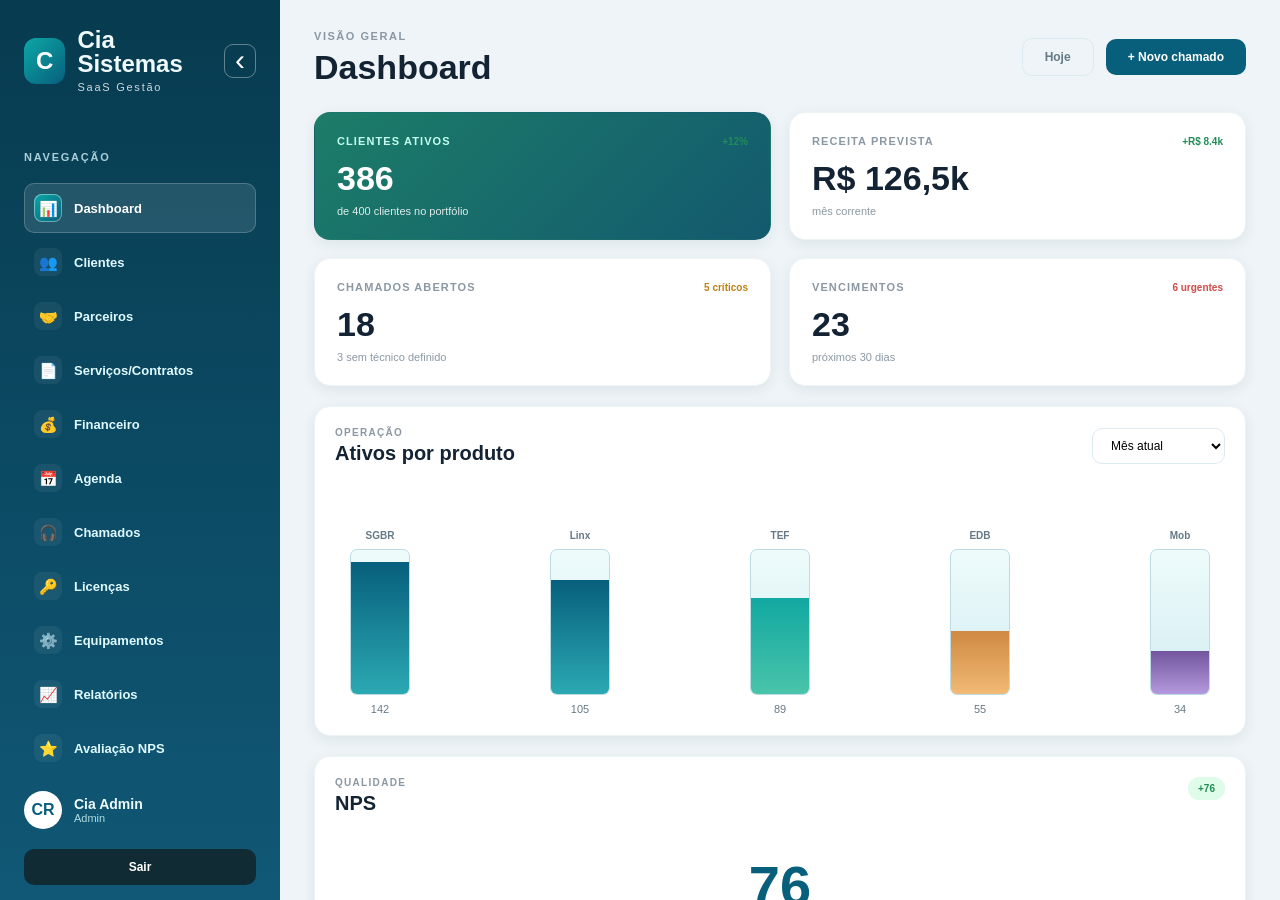
<file: index.response.html>
<!DOCTYPE html>
<html lang="pt-BR">
<head>
  <meta charset="UTF-8" />
  <meta name="viewport" content="width=device-width, initial-scale=1.0" />
  <title>Cia Sistemas — Gestão</title>
  <link rel="stylesheet" href="styles.css" />
</head>
<body>
  <div class="app-shell">
    <aside class="sidebar">
      <div class="sidebar-header">
        <div class="brand">
          <div class="brand-icon">
            <span>C</span>
          </div>
          <div>
            <div class="brand-title">Cia Sistemas</div>
            <div class="brand-subtitle">SaaS Gestão</div>
          </div>
        </div>
        <button class="sidebar-collapse" id="sidebarToggle" aria-label="Recolher menu">
          <span class="sidebar-toggle-icon" aria-hidden="true">‹</span>
        </button>
      </div>

      <nav class="nav">
        <div class="nav-title">Navegação</div>
        <a href="#" class="nav-link active">
          <span class="nav-icon" aria-hidden="true">📊</span>
          <span>Dashboard</span>
        </a>
        <a href="#" class="nav-link">
          <span class="nav-icon" aria-hidden="true">👥</span>
          <span>Clientes</span>
        </a>
        <a href="#" class="nav-link">
          <span class="nav-icon" aria-hidden="true">🤝</span>
          <span>Parceiros</span>
        </a>
        <a href="#" class="nav-link">
          <span class="nav-icon" aria-hidden="true">📄</span>
          <span>Serviços/Contratos</span>
        </a>
        <a href="#" class="nav-link">
          <span class="nav-icon" aria-hidden="true">💰</span>
          <span>Financeiro</span>
        </a>
        <a href="#" class="nav-link">
          <span class="nav-icon" aria-hidden="true">📅</span>
          <span>Agenda</span>
        </a>
        <a href="#" class="nav-link">
          <span class="nav-icon" aria-hidden="true">🎧</span>
          <span>Chamados</span>
        </a>
        <a href="#" class="nav-link">
          <span class="nav-icon" aria-hidden="true">🔑</span>
          <span>Licenças</span>
        </a>
        <a href="#" class="nav-link">
          <span class="nav-icon" aria-hidden="true">⚙️</span>
          <span>Equipamentos</span>
        </a>
        <a href="#" class="nav-link">
          <span class="nav-icon" aria-hidden="true">📈</span>
          <span>Relatórios</span>
        </a>
        <a href="#" class="nav-link">
          <span class="nav-icon" aria-hidden="true">⭐</span>
          <span>Avaliação NPS</span>
        </a>
      </nav>

      <div class="sidebar-bottom">
        <div class="user-block">
          <div class="avatar">CR</div>
          <div>
            <div class="user-name">Cia Admin</div>
            <div class="user-role">Admin</div>
          </div>
        </div>
        <button class="btn btn-dark btn-full">Sair</button>
      </div>
    </aside>

    <main class="main-content">
      <header class="topbar">
        <div>
          <div class="page-eyebrow">Visão Geral</div>
          <h1 id="page-title">Dashboard</h1>
        </div>
        <div class="topbar-actions">
          <button class="btn btn-outline">Hoje</button>
          <button class="btn btn-primary">+ Novo chamado</button>
        </div>
      </header>

      <section class="kpis">
        <article class="kpi-card highlight">
          <div class="kpi-head">
            <span class="kpi-title">Clientes ativos</span>
            <span class="trend up">+12%</span>
          </div>
          <div class="kpi-value">386</div>
          <div class="kpi-foot">de 400 clientes no portfólio</div>
        </article>

        <article class="kpi-card">
          <div class="kpi-head">
            <span class="kpi-title">Receita prevista</span>
            <span class="trend up">+R$ 8.4k</span>
          </div>
          <div class="kpi-value">R$ 126,5k</div>
          <div class="kpi-foot">mês corrente</div>
        </article>

        <article class="kpi-card">
          <div class="kpi-head">
            <span class="kpi-title">Chamados abertos</span>
            <span class="trend warning">5 críticos</span>
          </div>
          <div class="kpi-value">18</div>
          <div class="kpi-foot">3 sem técnico definido</div>
        </article>

        <article class="kpi-card">
          <div class="kpi-head">
            <span class="kpi-title">Vencimentos</span>
            <span class="trend danger">6 urgentes</span>
          </div>
          <div class="kpi-value">23</div>
          <div class="kpi-foot">próximos 30 dias</div>
        </article>
      </section>

      <section class="content-grid">
        <section class="panel span-2">
          <div class="panel-header">
            <div>
              <div class="panel-kicker">Operação</div>
              <h2>Ativos por produto</h2>
            </div>
            <select class="select-small">
              <option>Mês atual</option>
              <option>Últimos 30 dias</option>
              <option>2026</option>
            </select>
          </div>
          <div class="chart-area">
            <div class="bar-group">
              <div class="bar-wrapper">
                <div class="bar-label">SGBR</div>
                <div class="bar-stack">
                  <div class="bar-fill" style="height: 92%;"></div>
                </div>
                <div class="bar-value">142</div>
              </div>

              <div class="bar-wrapper">
                <div class="bar-label">Linx</div>
                <div class="bar-stack">
                  <div class="bar-fill" style="height: 79%;"></div>
                </div>
                <div class="bar-value">105</div>
              </div>

              <div class="bar-wrapper">
                <div class="bar-label">TEF</div>
                <div class="bar-stack">
                  <div class="bar-fill teal" style="height: 67%;"></div>
                </div>
                <div class="bar-value">89</div>
              </div>

              <div class="bar-wrapper">
                <div class="bar-label">EDB</div>
                <div class="bar-stack">
                  <div class="bar-fill orange" style="height: 44%;"></div>
                </div>
                <div class="bar-value">55</div>
              </div>

              <div class="bar-wrapper">
                <div class="bar-label">Mob</div>
                <div class="bar-stack">
                  <div class="bar-fill purple" style="height: 30%;"></div>
                </div>
                <div class="bar-value">34</div>
              </div>
            </div>
          </div>
        </section>

        <section class="panel">
          <div class="panel-header compact">
            <div>
              <div class="panel-kicker">Qualidade</div>
              <h2>NPS</h2>
            </div>
            <span class="pill success">+76</span>
          </div>
          <div class="nps-area">
            <div class="nps-number">76</div>
            <div class="nps-label">NPS atual</div>
            <div class="mini-bars">
              <span style="height: 20%;"></span>
              <span style="height: 40%;"></span>
              <span style="height: 30%;"></span>
              <span style="height: 62%;"></span>
              <span style="height: 52%;"></span>
              <span style="height: 78%;"></span>
              <span style="height: 62%;"></span>
              <span style="height: 94%;"></span>
            </div>
            <div class="kpi-foot">6 avaliações pendentes</div>
          </div>
        </section>
      </section>

      <section class="content-grid two-cols">
        <section class="panel">
          <div class="panel-header compact">
            <div>
              <div class="panel-kicker">Financeiro</div>
              <h2>Contas</h2>
            </div>
            <a class="text-link" href="#">Ver tudo</a>
          </div>
          <div class="list-block">
            <div class="finance-row">
              <div>
                <div class="row-title">Receber — Douradense</div>
                <div class="row-meta">Vencimento: 09 ago · R$ 2.450,00</div>
              </div>
              <span class="status paid">Pago</span>
            </div>
            <div class="finance-row">
              <div>
                <div class="row-title">Pagar — SGBR</div>
                <div class="row-meta">Vencimento: 11 ago · R$ 987,00</div>
              </div>
              <span class="status warning-status">Pendente</span>
            </div>
            <div class="finance-row">
              <div>
                <div class="row-title">Receber — Hiper</div>
                <div class="row-meta">Vencimento: 12 ago · R$ 1.102,00</div>
              </div>
              <span class="status late">Atrás</span>
            </div>
          </div>
        </section>

        <section class="panel">
          <div class="panel-header compact">
            <div>
              <div class="panel-kicker">Suporte</div>
              <h2>Chamados recentes</h2>
            </div>
            <a class="text-link" href="#">Abrir</a>
          </div>
          <div class="list-block tickets">
            <div class="ticket-row">
              <div>
                <div class="row-title">#CIS-2847 — CyberAtacado</div>
                <div class="row-meta">Produto: SGBR · Status: Em análise</div>
              </div>
              <span class="status open">Aberto</span>
            </div>
            <div class="ticket-row">
              <div>
                <div class="row-title">#CIS-2846 — Loja Nova</div>
                <div class="row-meta">Produto: Linx · Status: Resolvido</div>
              </div>
              <span class="status closed">Resolvido</span>
            </div>
            <div class="ticket-row">
              <div>
                <div class="row-title">#CIS-2845 — Natura Margem</div>
                <div class="row-meta">Produto: TEF · Status: Pendente</div>
              </div>
              <span class="status pending">Pendente</span>
            </div>
          </div>
        </section>
      </section>

      <section class="panel table-panel">
        <div class="panel-header compact">
          <div>
            <div class="panel-kicker">Portfólio</div>
            <h2>Clientes em carteira</h2>
          </div>
          <button class="btn btn-primary btn-small">+ Cliente</button>
        </div>
        <div class="table-wrap">
          <table class="data-table">
            <thead>
              <tr>
                <th>Cliente</th>
                <th>Produto</th>
                <th>Responsável</th>
                <th>Vencimento</th>
                <th>Status</th>
                <th>Financeiro</th>
              </tr>
            </thead>
            <tbody>
              <tr>
                <td><span class="table-client">Douradense</span></td>
                <td>SGBR</td>
                <td>José Alves</td>
                <td>05/09/2026</td>
                <td><span class="status paid">Ativo</span></td>
                <td>R$ 2.450,00</td>
              </tr>
              <tr>
                <td><span class="table-client">Loja Nova</span></td>
                <td>Linx</td>
                <td>Maria Silva</td>
                <td>20/09/2026</td>
                <td><span class="status open">Em análise</span></td>
                <td>R$ 895,00</td>
              </tr>
              <tr>
                <td><span class="table-client">Natura Margem</span></td>
                <td>TEF</td>
                <td>Ronaldo Lopes</td>
                <td>12/08/2026</td>
                <td><span class="status late">Próximo</span></td>
                <td>R$ 1.100,00</td>
              </tr>
              <tr>
                <td><span class="table-client">CyberAtacado</span></td>
                <td>Hiper</td>
                <td>Felipe Costa</td>
                <td>14/10/2026</td>
                <td><span class="status paid">Ativo</span></td>
                <td>R$ 1.770,00</td>
              </tr>
            </tbody>
          </table>
        </div>
      </section>

      <section class="row-panels">
        <section class="panel small-panel">
          <div class="panel-header compact">
            <div>
              <div class="panel-kicker">Licenças</div>
              <h2>Vencimentos</h2>
            </div>
            <span class="pill danger">3 próximos</span>
          </div>
          <div class="list-block compact-list">
            <div class="row-line">
              <span>Licença SGBR</span>
              <strong>12 dias</strong>
            </div>
            <div class="row-line">
              <span>TEF Gateway</span>
              <strong>24 dias</strong>
            </div>
            <div class="row-line">
              <span>Licença Linx</span>
              <strong>43 dias</strong>
            </div>
          </div>
        </section>

        <section class="panel small-panel">
          <div class="panel-header compact">
            <div>
              <div class="panel-kicker">Operação</div>
              <h2>Agenda</h2>
            </div>
            <span class="pill">Hoje</span>
          </div>
          <div class="agenda-list">
            <div class="agenda-item">
              <span class="date-badge">08<br />AGO</span>
              <div>
                <div class="row-title">Visita técnica — Loja Nova</div>
                <div class="row-meta">09:00 · Técnico: João</div>
              </div>
            </div>
            <div class="agenda-item">
              <span class="date-badge">09<br />AGO</span>
              <div>
                <div class="row-title">Reunião Financeira</div>
                <div class="row-meta">14:30 · Cobrança</div>
              </div>
            </div>
          </div>
        </section>

        <section class="panel small-panel">
          <div class="panel-header compact">
            <div>
              <div class="panel-kicker">Administrativo</div>
              <h2>Alertas</h2>
            </div>
            <span class="pill warning">3</span>
          </div>
          <div class="alert-stack">
            <div class="alert-row">
              <span class="alert-dot"></span>
              <span>Vencimento do contrato Hiper</span>
            </div>
            <div class="alert-row">
              <span class="alert-dot"></span>
              <span>Chamado sem avaliação</span>
            </div>
            <div class="alert-row">
              <span class="alert-dot"></span>
              <span>Arquivo anexado aguardando revisão</span>
            </div>
          </div>
        </section>
      </section>
    </main>
  </div>

  <script src="script.js"></script>
</body>
</html>
</file>
<file: styles.css>
:root {
  --bg: #eef4f7;
  --bg-soft: #f8fbfd;
  --panel: #ffffff;
  --panel-2: #eef8ef;
  --text: #132333;
  --text-soft: #657986;
  --text-muted: #8b98a3;
  --text-light: #eef8f9;
  --line: #dceaf1;
  --line-soft: #eef3f5;
  --brand: #075f7c;
  --brand-2: #0ca8a7;
  --brand-3: #24a36b;
  --danger: #d44949;
  --danger-soft: #feecef;
  --warning: #bb8210;
  --warning-soft: #fff3dd;
  --success: #208d57;
  --success-soft: #dffbe9;
  --blue: #255f9b;
  --purple: #755aaf;
  --orange: #cc7b26;
  --shadow: 0 10px 30px rgba(31, 66, 78, 0.08);
  --shadow-small: 0 4px 14px rgba(34, 55, 75, 0.08);
  --font: "Inter", "Segoe UI", Arial, sans-serif;
}

* {
  box-sizing: border-box;
}

html,
body {
  min-height: 100%;
}

body {
  margin: 0;
  font-family: var(--font);
  color: var(--text);
  background: var(--bg);
  overflow: hidden;
}

.app-shell {
  min-height: 100vh;
  height: 100vh;
  display: flex;
  overflow: hidden;
}

.app-shell.sidebar-collapsed {
  min-height: 100vh;
}

.app-shell.sidebar-collapsed .sidebar {
  width: 96px;
  flex-basis: 96px;
  padding: 28px 12px;
}

.app-shell.sidebar-collapsed .brand-title,
.app-shell.sidebar-collapsed .brand-subtitle,
.app-shell.sidebar-collapsed .nav-title,
.app-shell.sidebar-collapsed .nav-link span:not(.nav-icon),
.app-shell.sidebar-collapsed .user-name,
.app-shell.sidebar-collapsed .user-role,
.app-shell.sidebar-collapsed .sidebar-bottom .btn,
.app-shell.sidebar-collapsed .user-block > div:not(.avatar) {
  display: none;
}

.app-shell.sidebar-collapsed .brand {
  justify-content: center;
}

.app-shell.sidebar-collapsed .brand-icon {
  width: 50px;
  min-width: 50px;
}

.app-shell.sidebar-collapsed .sidebar-header {
  justify-content: center;
}

.app-shell.sidebar-collapsed .nav {
  margin-top: 34px;
}

.app-shell.sidebar-collapsed .nav-link {
  justify-content: center;
  padding-left: 4px;
  padding-right: 4px;
}

.app-shell.sidebar-collapsed .nav-link .nav-icon {
  font-size: 20px;
}

.app-shell.sidebar-collapsed .user-block {
  justify-content: center;
}

.app-shell.sidebar-collapsed .sidebar-bottom {
  display: flex;
  flex-direction: column;
  align-items: center;
}

.sidebar {
  width: 280px;
  flex: 0 0 280px;
  background: linear-gradient(180deg, #073b4f 0%, #105876 100%);
  color: #eefafc;
  padding: 28px 24px;
  display: flex;
  flex-direction: column;
  overflow-y: auto;
  overflow-x: hidden;
  height: 100vh;
}

.sidebar-header {
  display: flex;
  align-items: center;
  justify-content: space-between;
  gap: 12px;
}

.sidebar-collapse {
  width: 34px;
  height: 34px;
  border: 1px solid rgba(255,255,255,.36);
  border-radius: 9px;
  background: transparent;
  color: white;
  cursor: pointer;
  display: grid;
  place-items: center;
  transition: background-color 180ms ease, border-color 180ms ease, transform 180ms ease;
}

.sidebar-collapse:hover,
.sidebar-collapse:focus {
  background: rgba(255,255,255,.12);
  border-color: rgba(255,255,255,.92);
}

.sidebar-collapse:focus-visible {
  outline: 2px solid #b8faff;
  outline-offset: 3px;
}

.sidebar-collapse .sidebar-toggle-icon {
  font-size: 30px;
  line-height: 1;
  display: inline-block;
  transform: translateY(-1px);
}

.sidebar-collapse:hover .sidebar-toggle-icon {
  transform: translateY(-1px) scale(1.05);
}

.brand {
  display: flex;
  align-items: center;
  gap: 12px;
}

.brand-icon {
  width: 46px;
  height: 46px;
  border-radius: 12px;
  background: linear-gradient(135deg, var(--brand-2), var(--brand));
  display: flex;
  align-items: center;
  justify-content: center;
  font-weight: 900;
  font-size: 24px;
  color: white;
}

.brand-title {
  font-size: 24px;
  font-weight: 800;
  line-height: 1;
}

.brand-subtitle {
  margin-top: 5px;
  font-size: 11px;
  letter-spacing: 0.16em;
  color: rgba(255,255,255,.8);
}

.nav {
  margin-top: 58px;
  margin-bottom: 12px;
  display: flex;
  flex-direction: column;
  gap: 4px;
  align-items: stretch;
}

.nav-title {
  font-size: 11px;
  font-weight: 800;
  letter-spacing: 0.16em;
  text-transform: uppercase;
  color: #aacfd8;
  margin-bottom: 16px;
}

.nav-link {
  display: flex;
  align-items: center;
  gap: 12px;
  padding: 11px 10px;
  border-radius: 10px;
  text-decoration: none;
  color: #dffaff;
  font-weight: 700;
  font-size: 13px;
  width: 100%;
  min-height: 40px;
  box-sizing: border-box;
  transition: background-color 180ms ease, transform 180ms ease, color 180ms ease;
}

.nav-link:hover,
.nav-link.active {
  color: white;
  background: rgba(255,255,255,.11);
}

.nav-link:hover {
  transform: translateX(2px);
}

.nav-link.active {
  box-shadow: inset 0 0 0 1px rgba(255,255,255,.2);
}

.nav-link .nav-icon {
  width: 28px;
  height: 28px;
  display: inline-grid;
  place-items: center;
  border-radius: 8px;
  flex: 0 0 auto;
  font-size: 15px;
  line-height: 1;
  color: #98eaf2;
  background: rgba(255,255,255,.06);
}

.nav-link:hover .nav-icon,
.nav-link.active .nav-icon {
  color: white;
  background: linear-gradient(135deg, var(--brand-2), var(--brand));
}

.nav-link.active .nav-icon {
  box-shadow: 0 0 0 1px rgba(255,255,255,.4) inset;
}

.sidebar-bottom {
  margin-top: auto;
  padding-top: 6px;
}

.user-block {
  display: flex;
  align-items: center;
  gap: 12px;
  margin-bottom: 20px;
}

.avatar {
  width: 38px;
  height: 38px;
  border-radius: 50%;
  background: white;
  color: var(--brand);
  display: grid;
  place-items: center;
  font-weight: 900;
}

.user-name {
  font-weight: 800;
  font-size: 14px;
}

.user-role {
  color: #acdce2;
  font-size: 11px;
}

.main-content {
  flex: 1;
  min-width: 0;
  padding: 30px 34px 52px;
  overflow-y: auto;
  overflow-x: hidden;
  height: 100vh;
}

.topbar {
  display: flex;
  justify-content: space-between;
  align-items: center;
}

.page-eyebrow {
  color: var(--text-muted);
  text-transform: uppercase;
  font-size: 11px;
  font-weight: 800;
  letter-spacing: 0.14em;
}

.topbar h1 {
  margin: 8px 0 0;
  font-size: 34px;
  line-height: 1;
}

.topbar-actions {
  display: flex;
  align-items: center;
  gap: 12px;
}

.btn {
  border: none;
  padding: 11px 22px;
  border-radius: 10px;
  font: inherit;
  font-size: 12px;
  font-weight: 800;
  cursor: pointer;
}

.btn-primary {
  color: white;
  background: var(--brand);
}

.btn-dark {
  color: white;
  background: #112b34;
}

.btn-outline {
  background: transparent;
  border: 1px solid var(--line);
  color: var(--text-soft);
}

.btn-full {
  width: 100%;
}

.btn-small {
  padding: 8px 14px;
  font-size: 11px;
}

.kpis {
  margin-top: 28px;
  display: grid;
  grid-template-columns: repeat(4, minmax(180px, 1fr));
  gap: 18px;
}

.kpi-card {
  background: var(--panel);
  border-radius: 16px;
  padding: 22px;
  border: 1px solid var(--line-soft);
  box-shadow: var(--shadow-small);
}

.kpi-card.highlight {
  background: linear-gradient(135deg, #1c7d68, #13596e);
  color: white;
  border-color: transparent;
}

.kpi-head {
  display: flex;
  justify-content: space-between;
  align-items: center;
}

.kpi-title {
  font-size: 11px;
  font-weight: 800;
  letter-spacing: 0.10em;
  text-transform: uppercase;
  color: var(--text-muted);
}

.highlight .kpi-title {
  color: #c4fff1;
}

.kpi-value {
  margin-top: 14px;
  font-size: 34px;
  font-weight: 800;
  line-height: 1;
}

.highlight .kpi-value {
  color: white;
}

.kpi-foot {
  margin-top: 10px;
  font-size: 11px;
  color: var(--text-muted);
}

.highlight .kpi-foot {
  color: rgba(255,255,255,.86);
}

.trend {
  font-size: 10px;
  font-weight: 800;
}

.trend.up {
  color: var(--success);
}

.trend.warning {
  color: var(--warning);
}

.trend.danger {
  color: var(--danger);
}

.content-grid {
  margin-top: 20px;
  display: grid;
  grid-template-columns: minmax(640px, 2fr) minmax(280px, 1fr);
  gap: 20px;
}

.content-grid.two-cols {
  grid-template-columns: repeat(2, minmax(320px, 1fr));
}

.panel {
  background: var(--panel);
  border-radius: 16px;
  padding: 20px;
  border: 1px solid var(--line-soft);
  box-shadow: var(--shadow-small);
}

.panel.span-2 {
  min-height: 270px;
}

.panel-header {
  display: flex;
  align-items: center;
  justify-content: space-between;
  margin-bottom: 20px;
}

.panel-header.compact {
  align-items: flex-start;
}

.panel h2 {
  margin: 4px 0 0;
  font-size: 20px;
}

.panel-kicker {
  font-size: 10px;
  font-weight: 900;
  letter-spacing: 0.13em;
  text-transform: uppercase;
  color: var(--text-muted);
}

.select-small {
  border-radius: 10px;
  border: 1px solid var(--line);
  padding: 9px 14px;
  font: inherit;
  font-size: 12px;
  background: white;
}

.chart-area {
  min-height: 220px;
}

.bar-group {
  height: 230px;
  display: flex;
  align-items: flex-end;
  justify-content: space-between;
  gap: 24px;
}

.bar-wrapper {
  flex: 1;
  max-width: 90px;
  height: 210px;
  display: flex;
  flex-direction: column;
  justify-content: flex-end;
  align-items: center;
}

.bar-label {
  font-size: 10px;
  font-weight: 900;
  color: var(--text-soft);
  margin-bottom: 8px;
}

.bar-stack {
  width: 60px;
  height: 146px;
  background: linear-gradient(180deg, #eefbfb, #d4edf2);
  border-radius: 7px;
  overflow: hidden;
  display: flex;
  align-items: flex-end;
  border: 1px solid #bbdce5;
}

.bar-fill {
  width: 100%;
  height: 50%;
  background: linear-gradient(180deg, #075f7c, #2ba9b3);
}

.bar-fill.teal {
  background: linear-gradient(180deg, #11a8a1, #4ac4aa);
}

.bar-fill.orange {
  background: linear-gradient(180deg, #cf8942, #f1ba75);
}

.bar-fill.purple {
  background: linear-gradient(180deg, #72559d, #b499de);
}

.bar-value {
  margin-top: 8px;
  font-size: 11px;
  color: var(--text-soft);
}

.nps-area {
  display: flex;
  flex-direction: column;
  align-items: center;
  justify-content: center;
  min-height: 210px;
}

.nps-number {
  font-size: 56px;
  line-height: 1;
  font-weight: 800;
  color: var(--brand);
}

.nps-label {
  font-size: 11px;
  font-weight: 800;
  text-transform: uppercase;
  letter-spacing: 0.16em;
  color: var(--text-muted);
}

.mini-bars {
  display: flex;
  align-items: flex-end;
  gap: 7px;
  margin-top: 24px;
  height: 50px;
}

.mini-bars span {
  width: 8px;
  border-radius: 12px;
  background: #86d9a4;
}

.text-link {
  color: var(--brand);
  text-decoration: none;
  font-size: 12px;
  font-weight: 800;
}

.list-block {
  display: flex;
  flex-direction: column;
  gap: 14px;
}

.finance-row,
.ticket-row {
  display: flex;
  align-items: center;
  justify-content: space-between;
  gap: 18px;
  border-bottom: 1px solid var(--line-soft);
  padding-bottom: 12px;
}

.finance-row:last-child,
.ticket-row:last-child {
  border-bottom: none;
  padding-bottom: 0;
}

.row-title {
  font-size: 13px;
  font-weight: 800;
}

.row-meta {
  margin-top: 4px;
  font-size: 11px;
  color: var(--text-muted);
}

.status,
.pill {
  display: inline-flex;
  align-items: center;
  padding: 6px 10px;
  border-radius: 999px;
  font-size: 10px;
  font-weight: 900;
}

.status.paid,
.pill.success {
  color: var(--success);
  background: var(--success-soft);
}

.status.open {
  color: var(--blue);
  background: #dcecf6;
}

.status.closed {
  color: #497342;
  background: #d5ffd9;
}

.status.pending,
.status.warning-status {
  color: var(--warning);
  background: var(--warning-soft);
}

.status.late,
.pill.danger {
  color: var(--danger);
  background: var(--danger-soft);
}

.pill {
  background: #ddeef2;
  color: var(--brand);
}

.pill.warning {
  background: var(--warning-soft);
  color: var(--warning);
}

.table-panel {
  margin-top: 20px;
}

.table-wrap {
  overflow-x: auto;
}

.data-table {
  width: 100%;
  border-collapse: collapse;
}

.data-table th {
  text-align: left;
  font-size: 10px;
  font-weight: 900;
  letter-spacing: 0.14em;
  color: var(--text-muted);
  text-transform: uppercase;
  padding: 12px 12px;
  border-bottom: 1px solid var(--line-soft);
}

.data-table td {
  padding: 12px;
  border-bottom: 1px solid var(--line-soft);
  font-size: 12px;
  color: var(--text-soft);
}

.table-client {
  font-weight: 900;
  color: var(--text);
}

.row-panels {
  margin-top: 20px;
  display: grid;
  grid-template-columns: repeat(3, minmax(230px, 1fr));
  gap: 20px;
}

.small-panel {
  min-height: 220px;
}

.compact-list {
  margin-top: 20px;
}

.row-line {
  display: flex;
  align-items: center;
  justify-content: space-between;
  padding: 9px 0;
  border-bottom: 1px solid var(--line-soft);
}

.row-line:last-child {
  border-bottom: none;
}

.row-line span {
  font-size: 12px;
  color: var(--text-soft);
}

.row-line strong {
  font-size: 11px;
  color: var(--brand);
}

.agenda-list {
  margin-top: 12px;
}

.agenda-item {
  display: flex;
  gap: 12px;
  padding: 12px 0;
  border-top: 1px solid var(--line-soft);
}

.agenda-item:first-child {
  border-top: none;
}

.date-badge {
  background: var(--line-soft);
  border-radius: 10px;
  color: var(--brand);
  padding: 9px 10px;
  line-height: 1.05;
  font-weight: 900;
  font-size: 11px;
  text-align: center;
}

.alert-stack {
  margin-top: 12px;
}

.alert-row {
  display: flex;
  align-items: center;
  gap: 8px;
  font-size: 12px;
  color: var(--text-soft);
  padding: 10px 0;
  border-top: 1px solid var(--line-soft);
}

.alert-row:first-child {
  border-top: none;
}

.alert-dot {
  width: 8px;
  height: 8px;
  border-radius: 50%;
  background: var(--warning);
}

.data-view {
  display: none;
}

.data-view.active-view {
  display: block;
}

.data-view:not(.active-view) {
  margin-top: 0;
}

.module-layout {
  display: flex;
  flex-direction: column;
  gap: 22px;
}

.search-bar {
  display: flex;
  align-items: center;
  gap: 12px;
  padding: 12px;
  border-radius: 12px;
  background: #eefbfb;
  border: 1px solid var(--line-soft);
}

.search-bar span {
  font-weight: 900;
  font-size: 11px;
  color: var(--text-muted);
}

.search-bar input,
.public-form textarea {
  flex: 1;
  border: 1px solid var(--line);
  border-radius: 10px;
  padding: 10px 12px;
  font: inherit;
  resize: vertical;
}

.summary-grid {
  display: grid;
  grid-template-columns: repeat(4, minmax(170px, 1fr));
  gap: 15px;
}

.metric-tile {
  background: var(--bg-soft);
  border: 1px solid var(--line-soft);
  border-radius: 12px;
  padding: 18px;
}

.metric-tile .kpi-value.small {
  font-size: 26px;
  margin-top: 10px;
}

.compact-table td,
.compact-table th {
  font-size: 11px;
}

.partner-grid {
  display: grid;
  grid-template-columns: repeat(4, minmax(200px, 1fr));
  gap: 16px;
}

.partner-card {
  border-radius: 14px;
  border: 1px solid var(--line-soft);
  background: var(--bg-soft);
  padding: 14px;
  display: flex;
  align-items: center;
  gap: 12px;
}

.icon-badge {
  width: 34px;
  height: 34px;
  border-radius: 50%;
  display: grid;
  place-items: center;
  font-weight: 900;
  color: white;
}

.bg-teal { background: var(--brand-2); }
.bg-blue { background: var(--blue); }
.bg-gold { background: var(--warning); }
.bg-purple { background: var(--purple); }

.contract-list,
.equipment-list {
  display: flex;
  flex-direction: column;
  gap: 14px;
}

.contract-row,
.equipment-row {
  display: flex;
  justify-content: space-between;
  align-items: center;
  gap: 20px;
  border-bottom: 1px solid var(--line-soft);
  padding-bottom: 14px;
}

.contract-row:last-child,
.equipment-row:last-child {
  border-bottom: none;
  padding-bottom: 0;
}

.row-actions {
  display: flex;
  align-items: center;
  gap: 10px;
}

.finance-layout {
  display: grid;
  grid-template-columns: repeat(2, minmax(300px, 1fr));
  gap: 20px;
}

.sub-panel {
  background: var(--bg-soft);
  border-radius: 12px;
  border: 1px solid var(--line-soft);
  padding: 16px;
}

.sub-title {
  font-size: 13px;
  font-weight: 900;
  color: var(--text);
  margin-bottom: 14px;
}

.calendar-layout {
  border: 1px solid var(--line-soft);
  border-radius: 14px;
  overflow: hidden;
}

.calendar-header {
  display: flex;
  align-items: center;
  justify-content: space-between;
  padding: 14px 18px;
  background: var(--bg-soft);
  border-bottom: 1px solid var(--line-soft);
  font-weight: 900;
  color: var(--brand);
}

.calendar-grid {
  display: grid;
  grid-template-columns: repeat(7, minmax(50px, 1fr));
}

.weekday {
  padding: 12px;
  text-align: center;
  font-size: 11px;
  font-weight: 900;
  color: var(--text-muted);
  background: #fafffd;
  border-bottom: 1px solid var(--line-soft);
}

.day {
  min-height: 54px;
  padding: 10px;
  display: flex;
  align-items: center;
  justify-content: center;
  font-size: 11px;
  border-right: 1px solid var(--line-soft);
  border-bottom: 1px solid var(--line-soft);
}

.day.muted {
  color: var(--text-muted);
  background: #f8fbfc;
}

.day.event-day {
  color: white;
  background: var(--brand);
  border-radius: 50%;
  margin: 4px;
}

.kanban-grid {
  display: grid;
  grid-template-columns: repeat(3, minmax(230px, 1fr));
  gap: 18px;
}

.kanban-column {
  background: var(--bg-soft);
  border-radius: 14px;
  border: 1px solid var(--line-soft);
  padding: 12px;
}

.kanban-head {
  display: flex;
  justify-content: space-between;
  align-items: center;
  margin-bottom: 12px;
  font-weight: 900;
  font-size: 12px;
}

.badge {
  background: var(--line);
  color: var(--brand);
  border-radius: 999px;
  padding: 6px 10px;
  font-size: 10px;
}

.kanban-card {
  background: white;
  border-radius: 10px;
  border: 1px solid var(--line-soft);
  padding: 12px;
  margin-bottom: 10px;
}

.open-card {
  border-left: 4px solid var(--blue);
}

.processing-card {
  border-left: 4px solid var(--warning);
}

.closed-card {
  border-left: 4px solid var(--success);
}

.report-chart {
  margin-top: 24px;
  display: flex;
  flex-direction: column;
  gap: 16px;
}

.bar-line {
  display: flex;
  align-items: center;
  gap: 14px;
  font-size: 11px;
  color: var(--text-soft);
}

.bar-mini {
  height: 12px;
  border-radius: 999px;
  background: linear-gradient(90deg, var(--brand), var(--brand-2));
}

.evaluation-panel {
  min-height: 420px;
}

.nps-public {
  display: grid;
  grid-template-columns: minmax(560px, 1fr) minmax(220px, 0.55fr);
  gap: 24px;
}

.public-form {
  background: var(--bg-soft);
  border-radius: 14px;
  padding: 20px;
  border: 1px solid var(--line-soft);
}

.public-form textarea {
  margin-top: 14px;
  width: 100%;
}

.rating-line {
  display: flex;
  align-items: center;
  gap: 10px;
  margin-top: 14px;
}

.rating-dot {
  display: inline-grid;
  place-items: center;
  width: 28px;
  height: 28px;
  border-radius: 50%;
  background: white;
  border: 1px solid var(--line);
  font-size: 11px;
  font-weight: 800;
}

.rating-dot.selected {
  background: var(--brand);
  color: white;
  border-color: var(--brand);
}

.nps-side {
  background: var(--panel);
  border-radius: 14px;
  border: 1px solid var(--line-soft);
  padding: 24px;
  display: flex;
  flex-direction: column;
  justify-content: center;
  align-items: center;
}

.big-number {
  font-size: 54px;
  font-weight: 900;
  line-height: 1;
  color: var(--brand);
  margin: 12px 0 10px;
}

.filter-area {
  background: var(--bg-soft);
  border: 1px solid var(--line-soft);
  border-radius: 14px;
  padding: 14px;
}

.filter-head {
  display: flex;
  justify-content: space-between;
  align-items: center;
  margin-bottom: 12px;
}

.filter-head span {
  font-size: 12px;
  font-weight: 900;
  letter-spacing: 0.10em;
  color: var(--text-muted);
}

.filter-grid {
  display: grid;
  grid-template-columns: repeat(4, minmax(210px, 1fr));
  gap: 14px;
}

.form-field {
  display: flex;
  flex-direction: column;
  gap: 6px;
}

.form-field span {
  font-size: 10px;
  font-weight: 900;
  letter-spacing: 0.13em;
  text-transform: uppercase;
  color: var(--text-muted);
}

.form-field input,
.form-field select {
  border-radius: 9px;
  border: 1px solid var(--line);
  padding: 10px 12px;
  font: inherit;
  background: white;
}

.form-field.wide {
  min-width: 230px;
}

.search-field {
  grid-column: span 2;
}

.secondary-panel {
  background: var(--bg-soft);
}

.no-pad {
  padding: 0;
}

.secondary-panel .panel-header {
  padding: 14px 16px;
  margin-bottom: 0;
}

.mini-actions {
  font-size: 10px;
  font-weight: 900;
  color: var(--brand);
}

.client-details {
  margin-top: 20px;
  border-top: 1px solid var(--line-soft);
  padding-top: 16px;
}

.tabs-bar {
  display: flex;
  align-items: center;
  gap: 10px;
  flex-wrap: wrap;
  margin-bottom: 14px;
}

.tab-button {
  border: 1px solid var(--line);
  background: white;
  border-radius: 999px;
  padding: 7px 12px;
  font-size: 10px;
  font-weight: 900;
}

.tab-button.active {
  background: var(--brand);
  color: white;
  border-color: var(--brand);
}

.client-form-grid {
  display: grid;
  grid-template-columns: repeat(4, minmax(170px, 1fr));
  gap: 15px;
}

.sub-grid {
  display: grid;
  grid-template-columns: repeat(2, minmax(260px, 1fr));
  gap: 14px;
}

.sub-product-card {
  border-radius: 12px;
  border: 1px solid var(--line-soft);
  background: #eefbfb;
  padding: 14px;
}

.sub-product-card .row-title {
  margin-bottom: 6px;
}

.admin-layout {
  display: grid;
  grid-template-columns: minmax(220px, 260px) minmax(620px, 1fr);
  gap: 18px;
}

.admin-menu {
  background: var(--bg-soft);
  border: 1px solid var(--line-soft);
  border-radius: 14px;
  padding: 14px;
}

.admin-menu .sub-title {
  margin-top: 2px;
  margin-bottom: 12px;
}

.admin-link {
  padding: 11px 12px;
  border-radius: 9px;
  font-size: 11px;
  font-weight: 900;
  border: 1px solid transparent;
  color: var(--text-soft);
  background: white;
  margin-bottom: 8px;
}

.admin-link.active {
  background: var(--brand);
  color: white;
  border-color: var(--brand);
}

.admin-main {
  display: flex;
  flex-direction: column;
  gap: 16px;
}

.compact-kpis {
  grid-template-columns: repeat(3, minmax(160px, 1fr));
}

.login-form-area {
  background: var(--bg-soft);
  border-radius: 12px;
  border: 1px solid var(--line-soft);
  padding: 14px;
}

.margin-top {
  margin-top: 14px;
}

@media (max-width: 1280px) {
  .kpis {
    grid-template-columns: repeat(2, minmax(220px, 1fr));
  }

  .content-grid,
  .content-grid.two-cols {
    grid-template-columns: 1fr;
  }

  .content-grid .panel.span-2 {
    min-height: auto;
  }
}

@media (max-width: 980px) {
  .filter-grid,
  .summary-grid,
  .client-form-grid,
  .sub-grid,
  .partner-grid,
  .compact-kpis {
    grid-template-columns: 1fr;
  }

  .search-field {
    grid-column: span 1;
  }

  .nps-public,
  .finance-layout,
  .kanban-grid,
  .calendar-grid,
  .admin-layout {
    grid-template-columns: 1fr;
  }

  .app-shell {
    display: flex;
  }

  .sidebar {
    width: 280px;
    min-height: auto;
  }

  .main-content {
    padding: 20px;
  }

  .kpis,
  .content-grid,
  .content-grid.two-cols,
  .row-panels {
    grid-template-columns: 1fr;
  }

  .bar-group {
    justify-content: space-evenly;
  }
}

@media (max-width: 720px) {
  body {
    overflow: hidden;
  }

  .app-shell {
    display: flex !important;
    flex-direction: row !important;
    min-height: 100vh;
    height: 100vh;
    width: 100%;
    max-width: 100%;
    overflow: hidden !important;
  }

  .app-shell.sidebar-collapsed .sidebar {
    width: 96px;
    flex-basis: 96px;
    padding: 28px 12px;
  }

  .app-shell.sidebar-collapsed .brand-title,
  .app-shell.sidebar-collapsed .brand-subtitle,
  .app-shell.sidebar-collapsed .nav-title,
  .app-shell.sidebar-collapsed .user-name,
  .app-shell.sidebar-collapsed .user-role,
  .app-shell.sidebar-collapsed .sidebar-bottom .btn,
  .app-shell.sidebar-collapsed .user-block > div:not(.avatar),
  .app-shell.sidebar-collapsed .nav-link span:not(.nav-icon) {
    display: none;
  }

  .app-shell.sidebar-collapsed .brand {
    justify-content: center;
  }

  .app-shell.sidebar-collapsed .brand-icon {
    width: 50px;
    min-width: 50px;
  }

  .app-shell.sidebar-collapsed .nav {
    margin-top: 34px;
  }

  .app-shell.sidebar-collapsed .nav-link {
    justify-content: center;
    padding-left: 4px;
    padding-right: 4px;
  }

  .app-shell.sidebar-collapsed .user-block {
    justify-content: center;
  }

  .app-shell.sidebar-collapsed .sidebar-bottom {
    display: flex;
    flex-direction: column;
    align-items: center;
  }

  .sidebar {
    width: 96px;
    flex: 0 0 96px;
    min-width: 96px;
    height: 100vh;
    min-height: 100vh;
    padding: 28px 10px;
    overflow-y: auto;
    overflow-x: hidden;
    position: relative;
  }

  .sidebar-header {
    align-items: center;
    flex-direction: column;
    gap: 14px;
  }

  .brand {
    justify-content: center;
  }

  .brand-title {
    display: none;
  }

  .brand-subtitle {
    display: none;
  }

  .nav {
    margin-top: 26px;
  }

  .nav-link {
    justify-content: center;
    padding: 12px 4px;
    width: 100%;
  }

  .nav-link span:not(.nav-icon) {
    display: none;
  }

  .nav-link .nav-icon {
    font-size: 20px;
  }

  .main-content {
    flex: 1 1 auto;
    padding: 18px 14px 38px;
    height: 100vh;
    min-height: 100vh;
    overflow-y: auto;
    overflow-x: hidden;
    width: auto;
    min-width: 0;
    display: block;
    position: relative;
  }

  .data-view {
  display: none;
  width: 100%;
  min-width: 0;
  max-width: 100%;
}

.data-view.active-view {
  display: block;
}

  .topbar {
    align-items: center;
    flex-direction: row;
    gap: 12px;
  }

  .topbar h1 {
    font-size: 26px;
  }

  .topbar-actions {
    width: auto;
    flex-wrap: wrap;
  }

  .topbar-actions .btn {
    flex: 0 1 auto;
  }

  .kpis {
    grid-template-columns: 1fr;
  }

  .kpi-card {
    padding: 18px;
  }

  .kpi-value {
    font-size: 30px;
  }

  .content-grid {
    margin-top: 16px;
  }

  .content-grid.two-cols {
    grid-template-columns: 1fr;
  }

  .panel {
    padding: 16px;
  }

  .panel-header {
    align-items: flex-start;
    flex-direction: column;
    gap: 12px;
  }

  .bar-group {
    gap: 10px;
    overflow-x: auto;
  }

  .bar-wrapper {
    min-width: 46px;
  }

  .bar-stack {
    width: 44px;
  }

  .table-responsive,
  .table-spread,
  .list-block,
  .calendar-grid {
    overflow-x: auto;
  }
}
</file>
